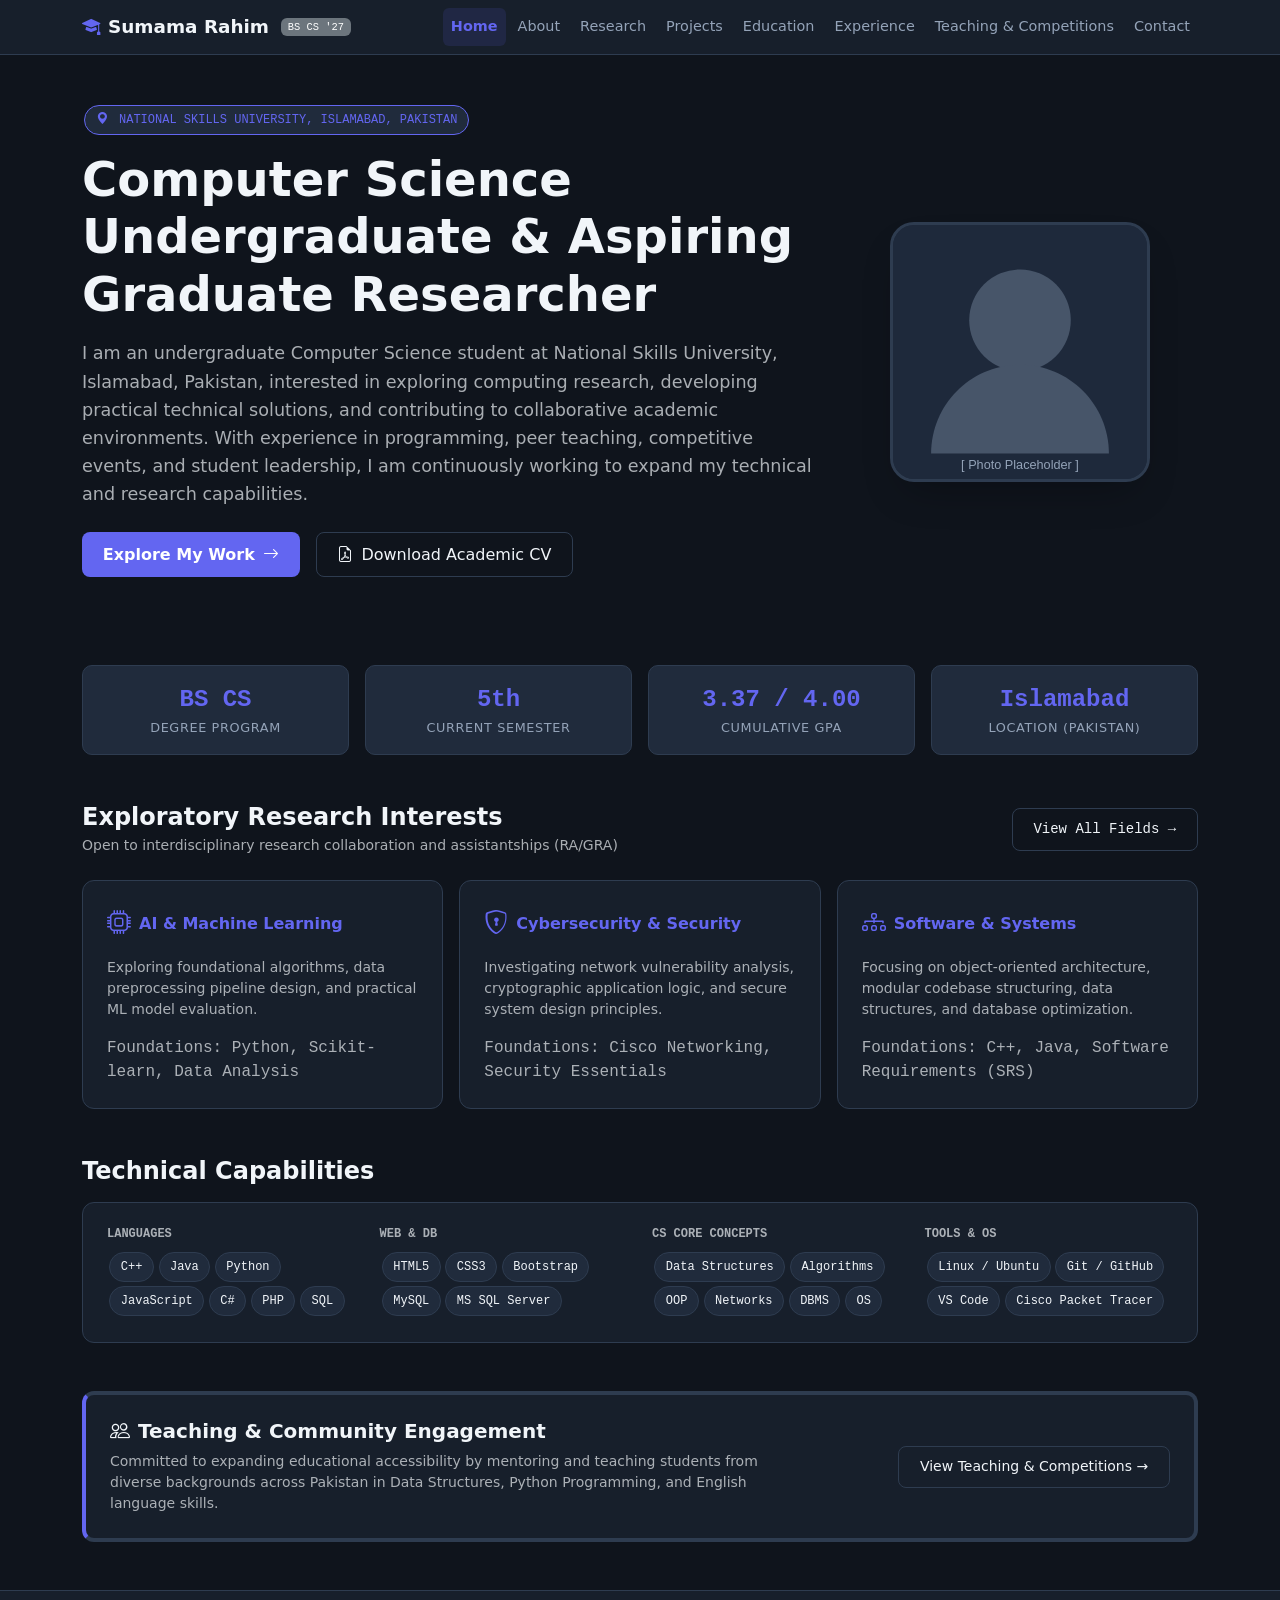
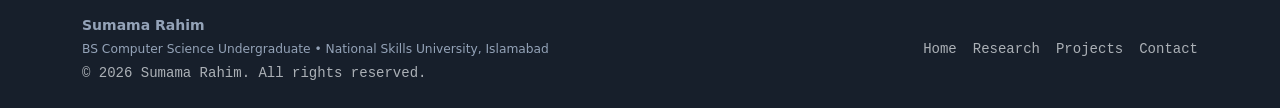
<file: index.html>
<!DOCTYPE html>
<html lang="en" data-bs-theme="dark">
<head>
  <meta charset="UTF-8">
  <meta name="viewport" content="width=device-width, initial-scale=1.0">
  <title>Sumama Rahim | Academic & Research Portfolio</title>
  <meta name="description" content="Academic & Research Portfolio of Sumama Rahim, BS Computer Science Undergraduate at National Skills University, Islamabad. Aspiring Researcher in AI/ML, Software Engineering, Systems & Cybersecurity.">
  <link href="https://cdn.jsdelivr.net/npm/bootstrap@5.3.3/dist/css/bootstrap.min.css" rel="stylesheet">
  <link href="https://cdn.jsdelivr.net/npm/bootstrap-icons@1.11.3/font/bootstrap-icons.min.css" rel="stylesheet">
  <link href="assets/css/style.css" rel="stylesheet">
</head>
<body>
  <nav class="navbar navbar-expand-lg academic-nav">
    <div class="container">
      <a class="navbar-brand d-flex align-items-center gap-2" href="index.html">
        <i class="bi bi-mortarboard-fill" style="color: var(--accent-primary);"></i>
        <span>Sumama Rahim</span>
        <span class="badge bg-secondary font-mono ms-1" style="font-size: 0.65rem; font-weight: 400;">BS CS '27</span>
      </a>
      <button class="navbar-toggler border-0" type="button" data-bs-toggle="collapse" data-bs-target="#academicNavContent" aria-controls="academicNavContent" aria-expanded="false" aria-label="Toggle navigation">
        <span class="navbar-toggler-icon"></span>
      </button>
      <div class="collapse navbar-collapse" id="academicNavContent">
        <ul class="navbar-nav ms-auto mb-2 mb-lg-0 gap-1">
          <li class="nav-item"><a class="nav-link active" href="index.html">Home</a></li>
          <li class="nav-item"><a class="nav-link" href="about.html">About</a></li>
          <li class="nav-item"><a class="nav-link" href="research.html">Research</a></li>
          <li class="nav-item"><a class="nav-link" href="projects.html">Projects</a></li>
          <li class="nav-item"><a class="nav-link" href="education.html">Education</a></li>
          <li class="nav-item"><a class="nav-link" href="experience.html">Experience</a></li>
          <li class="nav-item"><a class="nav-link" href="teaching-competitions.html">Teaching & Competitions</a></li>
          <li class="nav-item"><a class="nav-link" href="contact.html">Contact</a></li>
        </ul>
      </div>
    </div>
  </nav>

  <main class="flex-grow-1 py-4">
    <div class="container">
      <div class="row align-items-center py-4 gy-4">
        <div class="col-lg-8">
          <div class="badge-pill mb-3 text-uppercase font-mono" style="border-color: var(--accent-primary); color: var(--accent-primary);">
            <i class="bi bi-geo-alt-fill me-1"></i> National Skills University, Islamabad, Pakistan
          </div>
          <h1 class="display-5 fw-bold mb-3 tracking-tight">
            Computer Science Undergraduate & Aspiring Graduate Researcher
          </h1>
          <p class="lead text-muted mb-4" style="line-height: 1.6; font-size: 1.1rem;">
            I am an undergraduate Computer Science student at National Skills University, Islamabad, Pakistan, interested in exploring computing research, developing practical technical solutions, and contributing to collaborative academic environments. With experience in programming, peer teaching, competitive events, and student leadership, I am continuously working to expand my technical and research capabilities.
          </p>
          <div class="d-flex flex-wrap gap-3 mb-4">
            <a href="projects.html" class="btn btn-academic-primary d-inline-flex align-items-center gap-2">
              <span>Explore My Work</span>
              <i class="bi bi-arrow-right"></i>
            </a>
            <button class="btn btn-academic-secondary d-inline-flex align-items-center gap-2" onclick="alert('CV Download Triggered: Sumama_Rahim_Academic_CV.pdf placeholder.')">
              <i class="bi bi-file-earmark-pdf"></i>
              <span>Download Academic CV</span>
            </button>
          </div>
        </div>
        <div class="col-lg-4 text-center d-flex justify-content-center">
          <div class="hero-portrait-frame">
            <svg class="placeholder-svg-avatar" viewBox="0 0 200 200" fill="none" xmlns="http://www.w3.org/2000/svg">
              <rect width="200" height="200" fill="#1e293b"/>
              <circle cx="100" cy="75" r="40" fill="#475569"/>
              <path d="M30 180C30 141.34 61.34 110 100 110C138.66 110 170 141.34 170 180H30Z" fill="#475569"/>
              <text x="100" y="192" font-family="sans-serif" font-size="10" fill="#94a3b8" text-anchor="middle">[ Photo Placeholder ]</text>
            </svg>
          </div>
        </div>
      </div>

      <div class="row g-3 my-4">
        <div class="col-6 col-md-3"><div class="stat-box"><div class="stat-value font-mono">BS CS</div><div class="stat-label">Degree Program</div></div></div>
        <div class="col-6 col-md-3"><div class="stat-box"><div class="stat-value font-mono">5th</div><div class="stat-label">Current Semester</div></div></div>
        <div class="col-6 col-md-3"><div class="stat-box"><div class="stat-value font-mono">3.37 / 4.00</div><div class="stat-label">Cumulative GPA</div></div></div>
        <div class="col-6 col-md-3"><div class="stat-box"><div class="stat-value font-mono">Islamabad</div><div class="stat-label">Location (Pakistan)</div></div></div>
      </div>

      <div class="py-4">
        <div class="d-flex justify-content-between align-items-center mb-4">
          <div>
            <h2 class="h4 fw-bold mb-1">Exploratory Research Interests</h2>
            <p class="text-muted small mb-0">Open to interdisciplinary research collaboration and assistantships (RA/GRA)</p>
          </div>
          <a href="research.html" class="btn btn-sm btn-academic-secondary font-mono">View All Fields &rarr;</a>
        </div>
        <div class="row g-3">
          <div class="col-md-4">
            <div class="academic-card">
              <div class="d-flex align-items-center gap-2 mb-3" style="color: var(--accent-primary);">
                <i class="bi bi-cpu fs-4"></i>
                <h3 class="h6 fw-bold mb-0">AI & Machine Learning</h3>
              </div>
              <p class="small text-muted mb-3">Exploring foundational algorithms, data preprocessing pipeline design, and practical ML model evaluation.</p>
              <div class="font-mono text-xs text-muted">Foundations: Python, Scikit-learn, Data Analysis</div>
            </div>
          </div>
          <div class="col-md-4">
            <div class="academic-card">
              <div class="d-flex align-items-center gap-2 mb-3" style="color: var(--accent-primary);">
                <i class="bi bi-shield-lock fs-4"></i>
                <h3 class="h6 fw-bold mb-0">Cybersecurity & Security</h3>
              </div>
              <p class="small text-muted mb-3">Investigating network vulnerability analysis, cryptographic application logic, and secure system design principles.</p>
              <div class="font-mono text-xs text-muted">Foundations: Cisco Networking, Security Essentials</div>
            </div>
          </div>
          <div class="col-md-4">
            <div class="academic-card">
              <div class="d-flex align-items-center gap-2 mb-3" style="color: var(--accent-primary);">
                <i class="bi bi-diagram-3 fs-4"></i>
                <h3 class="h6 fw-bold mb-0">Software & Systems</h3>
              </div>
              <p class="small text-muted mb-3">Focusing on object-oriented architecture, modular codebase structuring, data structures, and database optimization.</p>
              <div class="font-mono text-xs text-muted">Foundations: C++, Java, Software Requirements (SRS)</div>
            </div>
          </div>
        </div>
      </div>

      <div class="py-4">
        <h2 class="h4 fw-bold mb-3">Technical Capabilities</h2>
        <div class="academic-card">
          <div class="row g-4">
            <div class="col-md-6 col-lg-3">
              <h3 class="h6 fw-bold text-uppercase font-mono text-muted mb-2" style="font-size:0.75rem;">Languages</h3>
              <div>
                <span class="badge-pill">C++</span><span class="badge-pill">Java</span><span class="badge-pill">Python</span><span class="badge-pill">JavaScript</span><span class="badge-pill">C#</span><span class="badge-pill">PHP</span><span class="badge-pill">SQL</span>
              </div>
            </div>
            <div class="col-md-6 col-lg-3">
              <h3 class="h6 fw-bold text-uppercase font-mono text-muted mb-2" style="font-size:0.75rem;">Web & DB</h3>
              <div>
                <span class="badge-pill">HTML5</span><span class="badge-pill">CSS3</span><span class="badge-pill">Bootstrap</span><span class="badge-pill">MySQL</span><span class="badge-pill">MS SQL Server</span>
              </div>
            </div>
            <div class="col-md-6 col-lg-3">
              <h3 class="h6 fw-bold text-uppercase font-mono text-muted mb-2" style="font-size:0.75rem;">CS Core Concepts</h3>
              <div>
                <span class="badge-pill">Data Structures</span><span class="badge-pill">Algorithms</span><span class="badge-pill">OOP</span><span class="badge-pill">Networks</span><span class="badge-pill">DBMS</span><span class="badge-pill">OS</span>
              </div>
            </div>
            <div class="col-md-6 col-lg-3">
              <h3 class="h6 fw-bold text-uppercase font-mono text-muted mb-2" style="font-size:0.75rem;">Tools & OS</h3>
              <div>
                <span class="badge-pill">Linux / Ubuntu</span><span class="badge-pill">Git / GitHub</span><span class="badge-pill">VS Code</span><span class="badge-pill">Cisco Packet Tracer</span>
              </div>
            </div>
          </div>
        </div>
      </div>

      <div class="py-4">
        <div class="academic-card border-start border-4" style="border-left-color: var(--accent-primary) !important;">
          <div class="row align-items-center g-3">
            <div class="col-md-8">
              <h2 class="h5 fw-bold mb-2"><i class="bi bi-people me-2"></i>Teaching & Community Engagement</h2>
              <p class="small text-muted mb-0">Committed to expanding educational accessibility by mentoring and teaching students from diverse backgrounds across Pakistan in Data Structures, Python Programming, and English language skills.</p>
            </div>
            <div class="col-md-4 text-md-end">
              <a href="teaching-competitions.html" class="btn btn-academic-secondary btn-sm">View Teaching & Competitions &rarr;</a>
            </div>
          </div>
        </div>
      </div>
    </div>
  </main>

  <footer class="academic-footer py-4">
    <div class="container">
      <div class="row align-items-center gy-3">
        <div class="col-md-6 text-center text-md-start">
          <div class="fw-bold text-main mb-1">Sumama Rahim</div>
          <div class="small">BS Computer Science Undergraduate &bull; National Skills University, Islamabad</div>
          <div class="text-xs text-muted mt-1 font-mono">&copy; 2026 Sumama Rahim. All rights reserved.</div>
        </div>
        <div class="col-md-6 text-center text-md-end">
          <div class="d-flex justify-content-center justify-content-md-end gap-3 font-mono text-xs">
            <a href="index.html" class="text-muted text-decoration-none">Home</a>
            <a href="research.html" class="text-muted text-decoration-none">Research</a>
            <a href="projects.html" class="text-muted text-decoration-none">Projects</a>
            <a href="contact.html" class="text-muted text-decoration-none">Contact</a>
          </div>
        </div>
      </div>
    </div>
  </footer>
  <script src="https://cdn.jsdelivr.net/npm/bootstrap@5.3.3/dist/js/bootstrap.bundle.min.js"></script>
  <script src="assets/js/main.js"></script>
</body>
</html>
</file>
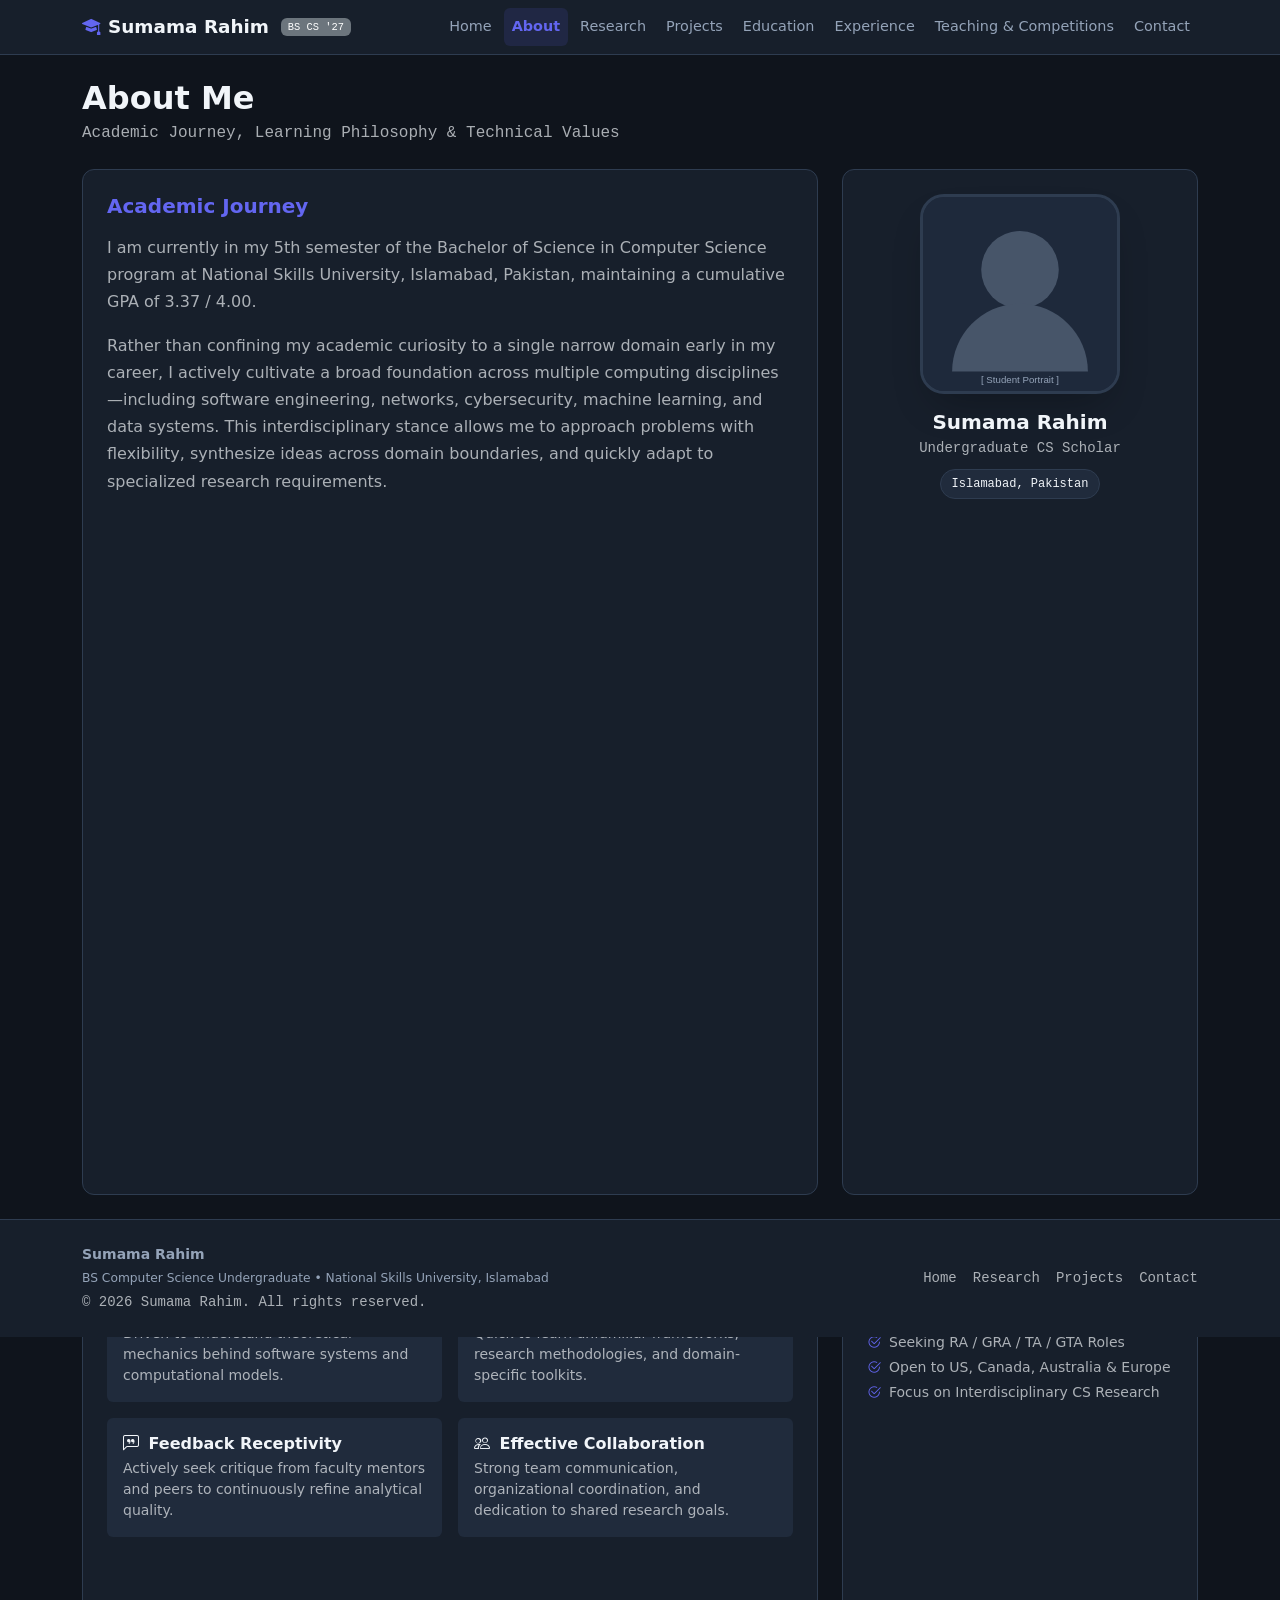
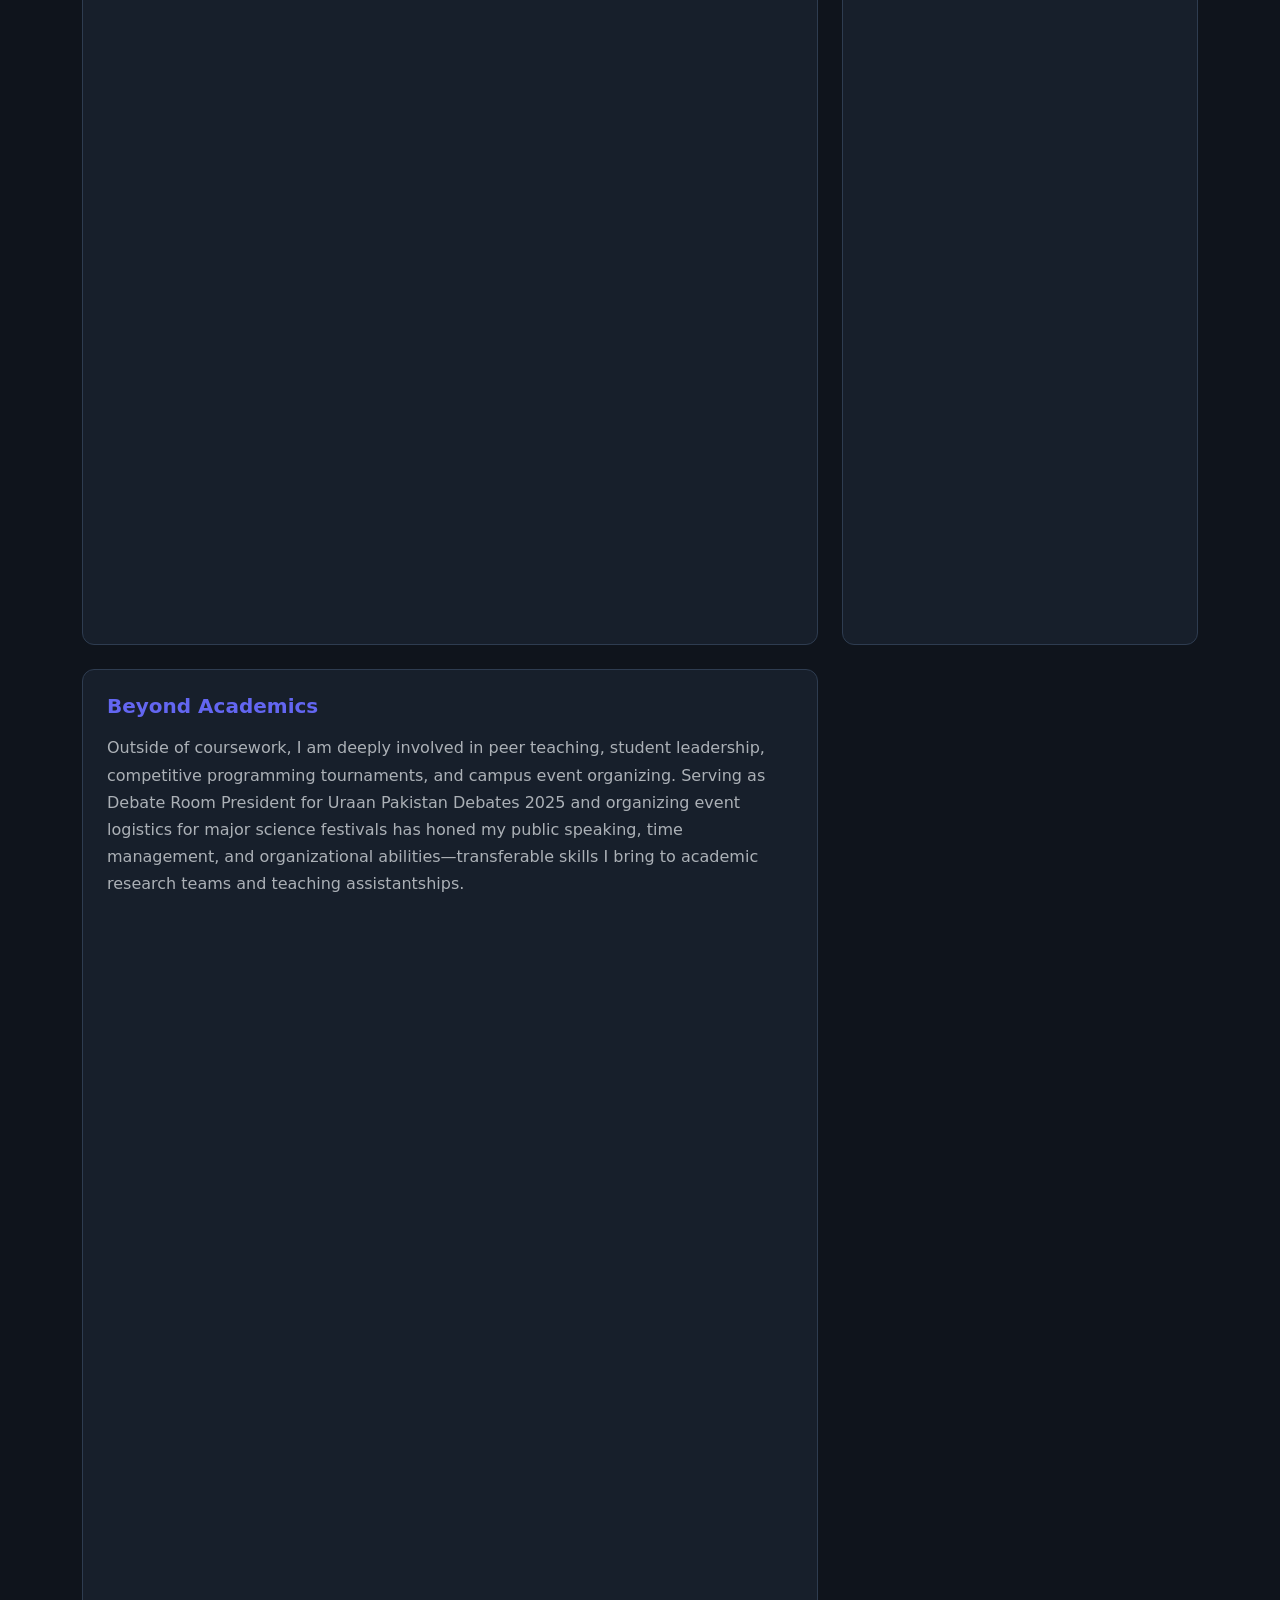
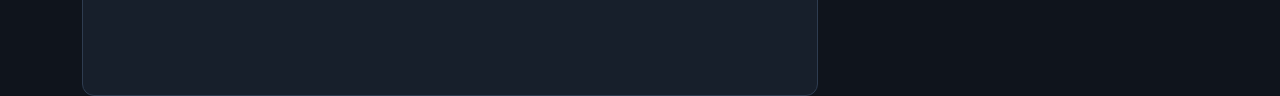
<file: about.html>
<!DOCTYPE html>
<html lang="en" data-bs-theme="dark">
<head>
  <meta charset="UTF-8">
  <meta name="viewport" content="width=device-width, initial-scale=1.0">
  <title>About Me | Sumama Rahim</title>
  <link href="https://cdn.jsdelivr.net/npm/bootstrap@5.3.3/dist/css/bootstrap.min.css" rel="stylesheet">
  <link href="https://cdn.jsdelivr.net/npm/bootstrap-icons@1.11.3/font/bootstrap-icons.min.css" rel="stylesheet">
  <link href="assets/css/style.css" rel="stylesheet">
</head>
<body>
  <nav class="navbar navbar-expand-lg academic-nav">
    <div class="container">
      <a class="navbar-brand d-flex align-items-center gap-2" href="index.html">
        <i class="bi bi-mortarboard-fill" style="color: var(--accent-primary);"></i>
        <span>Sumama Rahim</span>
        <span class="badge bg-secondary font-mono ms-1" style="font-size: 0.65rem; font-weight: 400;">BS CS '27</span>
      </a>
      <button class="navbar-toggler border-0" type="button" data-bs-toggle="collapse" data-bs-target="#academicNavContent" aria-controls="academicNavContent" aria-expanded="false" aria-label="Toggle navigation">
        <span class="navbar-toggler-icon"></span>
      </button>
      <div class="collapse navbar-collapse" id="academicNavContent">
        <ul class="navbar-nav ms-auto mb-2 mb-lg-0 gap-1">
          <li class="nav-item"><a class="nav-link" href="index.html">Home</a></li>
          <li class="nav-item"><a class="nav-link active" href="about.html">About</a></li>
          <li class="nav-item"><a class="nav-link" href="research.html">Research</a></li>
          <li class="nav-item"><a class="nav-link" href="projects.html">Projects</a></li>
          <li class="nav-item"><a class="nav-link" href="education.html">Education</a></li>
          <li class="nav-item"><a class="nav-link" href="experience.html">Experience</a></li>
          <li class="nav-item"><a class="nav-link" href="teaching-competitions.html">Teaching & Competitions</a></li>
          <li class="nav-item"><a class="nav-link" href="contact.html">Contact</a></li>
        </ul>
      </div>
    </div>
  </nav>

  <main class="flex-grow-1 py-4">
    <div class="container">
      <h1 class="h2 fw-bold mb-1">About Me</h1>
      <p class="text-muted mb-4 font-mono">Academic Journey, Learning Philosophy & Technical Values</p>

      <div class="row gy-4">
        <div class="col-lg-8">
          <div class="academic-card mb-4">
            <h2 class="h5 fw-bold mb-3" style="color: var(--accent-primary);">Academic Journey</h2>
            <p class="text-muted" style="line-height:1.7;">
              I am currently in my 5th semester of the Bachelor of Science in Computer Science program at National Skills University, Islamabad, Pakistan, maintaining a cumulative GPA of 3.37 / 4.00.
            </p>
            <p class="text-muted" style="line-height:1.7;">
              Rather than confining my academic curiosity to a single narrow domain early in my career, I actively cultivate a broad foundation across multiple computing disciplines—including software engineering, networks, cybersecurity, machine learning, and data systems. This interdisciplinary stance allows me to approach problems with flexibility, synthesize ideas across domain boundaries, and quickly adapt to specialized research requirements.
            </p>
          </div>

          <div class="academic-card mb-4">
            <h2 class="h5 fw-bold mb-3" style="color: var(--accent-primary);">My Approach to Learning & Academic Work</h2>
            <div class="row g-3">
              <div class="col-sm-6">
                <div class="p-3 rounded" style="background: var(--bg-surface-elevated);">
                  <h3 class="h6 fw-bold mb-1"><i class="bi bi-lightbulb me-1"></i> Intellectual Curiosity</h3>
                  <p class="small text-muted mb-0">Driven to understand theoretical mechanics behind software systems and computational models.</p>
                </div>
              </div>
              <div class="col-sm-6">
                <div class="p-3 rounded" style="background: var(--bg-surface-elevated);">
                  <h3 class="h6 fw-bold mb-1"><i class="bi bi-arrow-repeat me-1"></i> Adaptability & Rigor</h3>
                  <p class="small text-muted mb-0">Quick to learn unfamiliar frameworks, research methodologies, and domain-specific toolkits.</p>
                </div>
              </div>
              <div class="col-sm-6">
                <div class="p-3 rounded" style="background: var(--bg-surface-elevated);">
                  <h3 class="h6 fw-bold mb-1"><i class="bi bi-chat-left-quote me-1"></i> Feedback Receptivity</h3>
                  <p class="small text-muted mb-0">Actively seek critique from faculty mentors and peers to continuously refine analytical quality.</p>
                </div>
              </div>
              <div class="col-sm-6">
                <div class="p-3 rounded" style="background: var(--bg-surface-elevated);">
                  <h3 class="h6 fw-bold mb-1"><i class="bi bi-people me-1"></i> Effective Collaboration</h3>
                  <p class="small text-muted mb-0">Strong team communication, organizational coordination, and dedication to shared research goals.</p>
                </div>
              </div>
            </div>
          </div>

          <div class="academic-card">
            <h2 class="h5 fw-bold mb-3" style="color: var(--accent-primary);">Beyond Academics</h2>
            <p class="text-muted" style="line-height:1.7;">
              Outside of coursework, I am deeply involved in peer teaching, student leadership, competitive programming tournaments, and campus event organizing. Serving as Debate Room President for Uraan Pakistan Debates 2025 and organizing event logistics for major science festivals has honed my public speaking, time management, and organizational abilities—transferable skills I bring to academic research teams and teaching assistantships.
            </p>
          </div>
        </div>

        <div class="col-lg-4">
          <div class="academic-card mb-4 text-center">
            <div class="hero-portrait-frame mx-auto mb-3" style="width: 200px; height: 200px;">
              <svg class="placeholder-svg-avatar" viewBox="0 0 200 200" fill="none" xmlns="http://www.w3.org/2000/svg">
                <rect width="200" height="200" fill="#1e293b"/>
                <circle cx="100" cy="75" r="40" fill="#475569"/>
                <path d="M30 180C30 141.34 61.34 110 100 110C138.66 110 170 141.34 170 180H30Z" fill="#475569"/>
                <text x="100" y="192" font-family="sans-serif" font-size="10" fill="#94a3b8" text-anchor="middle">[ Student Portrait ]</text>
              </svg>
            </div>
            <h2 class="h5 fw-bold mb-1">Sumama Rahim</h2>
            <p class="small text-muted mb-2 font-mono">Undergraduate CS Scholar</p>
            <div class="badge-pill mb-2">Islamabad, Pakistan</div>
          </div>

          <div class="academic-card">
            <h2 class="h6 fw-bold mb-3 text-uppercase font-mono text-muted">Graduate Objectives</h2>
            <ul class="list-unstyled small text-muted mb-0" style="line-height: 1.8;">
              <li><i class="bi bi-check2-circle me-2" style="color: var(--accent-primary);"></i>Targeting Direct PhD & Master's Programs</li>
              <li><i class="bi bi-check2-circle me-2" style="color: var(--accent-primary);"></i>Seeking RA / GRA / TA / GTA Roles</li>
              <li><i class="bi bi-check2-circle me-2" style="color: var(--accent-primary);"></i>Open to US, Canada, Australia & Europe</li>
              <li><i class="bi bi-check2-circle me-2" style="color: var(--accent-primary);"></i>Focus on Interdisciplinary CS Research</li>
            </ul>
          </div>
        </div>
      </div>
    </div>
  </main>

  <footer class="academic-footer py-4">
    <div class="container">
      <div class="row align-items-center gy-3">
        <div class="col-md-6 text-center text-md-start">
          <div class="fw-bold text-main mb-1">Sumama Rahim</div>
          <div class="small">BS Computer Science Undergraduate &bull; National Skills University, Islamabad</div>
          <div class="text-xs text-muted mt-1 font-mono">&copy; 2026 Sumama Rahim. All rights reserved.</div>
        </div>
        <div class="col-md-6 text-center text-md-end">
          <div class="d-flex justify-content-center justify-content-md-end gap-3 font-mono text-xs">
            <a href="index.html" class="text-muted text-decoration-none">Home</a>
            <a href="research.html" class="text-muted text-decoration-none">Research</a>
            <a href="projects.html" class="text-muted text-decoration-none">Projects</a>
            <a href="contact.html" class="text-muted text-decoration-none">Contact</a>
          </div>
        </div>
      </div>
    </div>
  </footer>
  <script src="https://cdn.jsdelivr.net/npm/bootstrap@5.3.3/dist/js/bootstrap.bundle.min.js"></script>
  <script src="assets/js/main.js"></script>
</body>
</html>
</file>
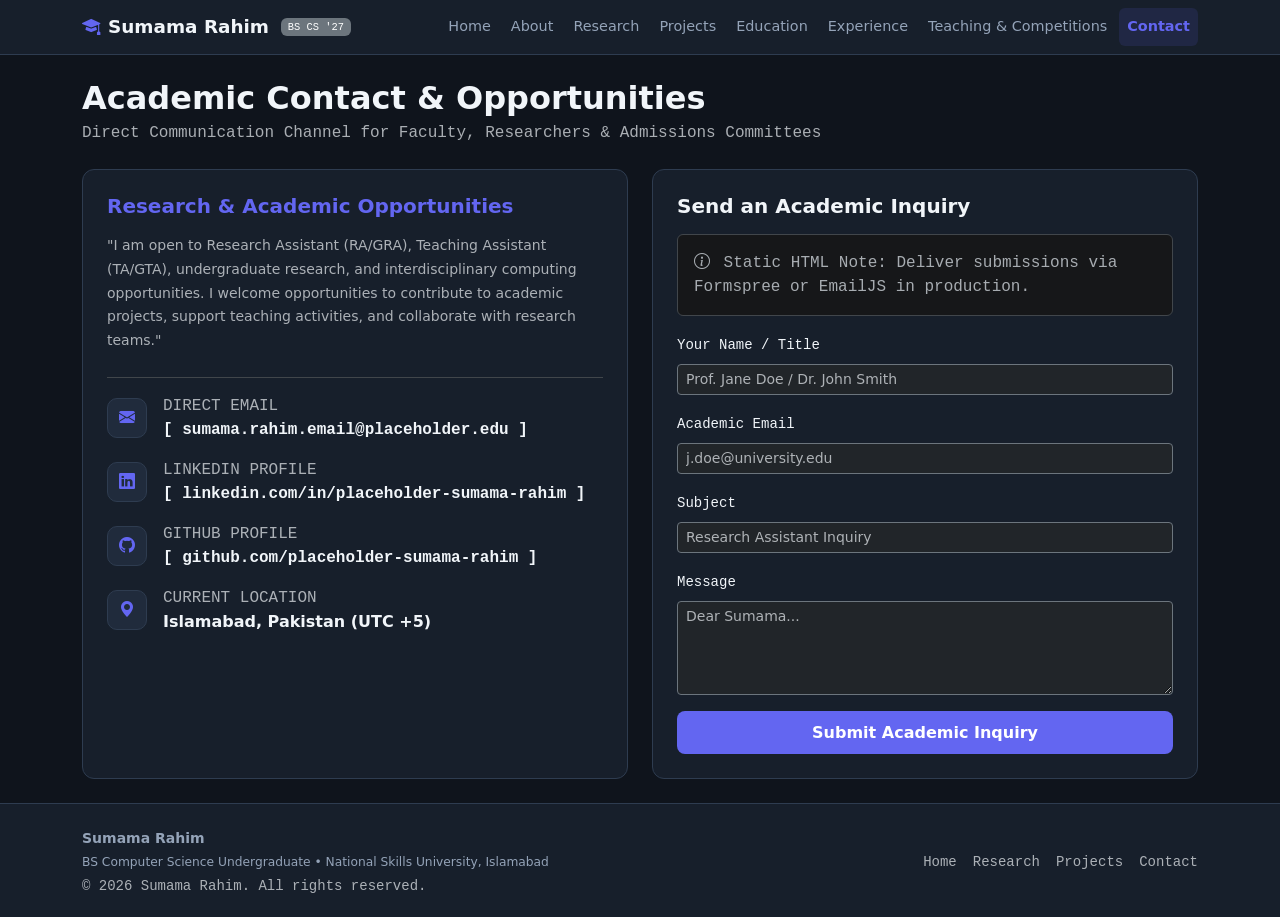
<file: contact.html>
<!DOCTYPE html>
<html lang="en" data-bs-theme="dark">
<head>
  <meta charset="UTF-8">
  <meta name="viewport" content="width=device-width, initial-scale=1.0">
  <title>Contact & Opportunities | Sumama Rahim</title>
  <link href="https://cdn.jsdelivr.net/npm/bootstrap@5.3.3/dist/css/bootstrap.min.css" rel="stylesheet">
  <link href="https://cdn.jsdelivr.net/npm/bootstrap-icons@1.11.3/font/bootstrap-icons.min.css" rel="stylesheet">
  <link href="assets/css/style.css" rel="stylesheet">
</head>
<body>
  <nav class="navbar navbar-expand-lg academic-nav">
    <div class="container">
      <a class="navbar-brand d-flex align-items-center gap-2" href="index.html">
        <i class="bi bi-mortarboard-fill" style="color: var(--accent-primary);"></i>
        <span>Sumama Rahim</span>
        <span class="badge bg-secondary font-mono ms-1" style="font-size: 0.65rem; font-weight: 400;">BS CS '27</span>
      </a>
      <button class="navbar-toggler border-0" type="button" data-bs-toggle="collapse" data-bs-target="#academicNavContent" aria-controls="academicNavContent" aria-expanded="false" aria-label="Toggle navigation">
        <span class="navbar-toggler-icon"></span>
      </button>
      <div class="collapse navbar-collapse" id="academicNavContent">
        <ul class="navbar-nav ms-auto mb-2 mb-lg-0 gap-1">
          <li class="nav-item"><a class="nav-link" href="index.html">Home</a></li>
          <li class="nav-item"><a class="nav-link" href="about.html">About</a></li>
          <li class="nav-item"><a class="nav-link" href="research.html">Research</a></li>
          <li class="nav-item"><a class="nav-link" href="projects.html">Projects</a></li>
          <li class="nav-item"><a class="nav-link" href="education.html">Education</a></li>
          <li class="nav-item"><a class="nav-link" href="experience.html">Experience</a></li>
          <li class="nav-item"><a class="nav-link" href="teaching-competitions.html">Teaching & Competitions</a></li>
          <li class="nav-item"><a class="nav-link active" href="contact.html">Contact</a></li>
        </ul>
      </div>
    </div>
  </nav>

  <main class="flex-grow-1 py-4">
    <div class="container">
      <h1 class="h2 fw-bold mb-1">Academic Contact & Opportunities</h1>
      <p class="text-muted mb-4 font-mono">Direct Communication Channel for Faculty, Researchers & Admissions Committees</p>

      <div class="row gy-4">
        <div class="col-lg-6">
          <div class="academic-card mb-4">
            <h2 class="h5 fw-bold mb-3" style="color: var(--accent-primary);">Research & Academic Opportunities</h2>
            <p class="text-muted small" style="line-height:1.7;">
              "I am open to Research Assistant (RA/GRA), Teaching Assistant (TA/GTA), undergraduate research, and interdisciplinary computing opportunities. I welcome opportunities to contribute to academic projects, support teaching activities, and collaborate with research teams."
            </p>
            
            <div class="mt-4 pt-3 border-top border-secondary-subtle">
              <div class="d-flex align-items-center gap-3 mb-3">
                <div class="stat-box p-2" style="width: 40px; height: 40px; display: flex; align-items: center; justify-content: center;">
                  <i class="bi bi-envelope-fill" style="color: var(--accent-primary);"></i>
                </div>
                <div>
                  <div class="font-mono text-xs text-muted text-uppercase">Direct Email</div>
                  <div class="fw-bold font-mono">[ sumama.rahim.email@placeholder.edu ]</div>
                </div>
              </div>

              <div class="d-flex align-items-center gap-3 mb-3">
                <div class="stat-box p-2" style="width: 40px; height: 40px; display: flex; align-items: center; justify-content: center;">
                  <i class="bi bi-linkedin" style="color: var(--accent-primary);"></i>
                </div>
                <div>
                  <div class="font-mono text-xs text-muted text-uppercase">LinkedIn Profile</div>
                  <div class="fw-bold font-mono">[ linkedin.com/in/placeholder-sumama-rahim ]</div>
                </div>
              </div>

              <div class="d-flex align-items-center gap-3 mb-3">
                <div class="stat-box p-2" style="width: 40px; height: 40px; display: flex; align-items: center; justify-content: center;">
                  <i class="bi bi-github" style="color: var(--accent-primary);"></i>
                </div>
                <div>
                  <div class="font-mono text-xs text-muted text-uppercase">GitHub Profile</div>
                  <div class="fw-bold font-mono">[ github.com/placeholder-sumama-rahim ]</div>
                </div>
              </div>

              <div class="d-flex align-items-center gap-3">
                <div class="stat-box p-2" style="width: 40px; height: 40px; display: flex; align-items: center; justify-content: center;">
                  <i class="bi bi-geo-alt-fill" style="color: var(--accent-primary);"></i>
                </div>
                <div>
                  <div class="font-mono text-xs text-muted text-uppercase">Current Location</div>
                  <div class="fw-bold">Islamabad, Pakistan (UTC +5)</div>
                </div>
              </div>
            </div>
          </div>
        </div>

        <div class="col-lg-6">
          <div class="academic-card">
            <h2 class="h5 fw-bold mb-3">Send an Academic Inquiry</h2>
            <div class="alert alert-secondary font-mono text-xs mb-3">
              <i class="bi bi-info-circle me-1"></i> Static HTML Note: Deliver submissions via Formspree or EmailJS in production.
            </div>
            <form id="contactForm" onsubmit="event.preventDefault(); document.getElementById('formSuccessMessage').classList.remove('d-none');">
              <div class="mb-3">
                <label class="form-label small font-mono">Your Name / Title</label>
                <input type="text" class="form-control form-control-sm bg-dark text-white border-secondary" placeholder="Prof. Jane Doe / Dr. John Smith" required>
              </div>
              <div class="mb-3">
                <label class="form-label small font-mono">Academic Email</label>
                <input type="email" class="form-control form-control-sm bg-dark text-white border-secondary" placeholder="j.doe@university.edu" required>
              </div>
              <div class="mb-3">
                <label class="form-label small font-mono">Subject</label>
                <input type="text" class="form-control form-control-sm bg-dark text-white border-secondary" placeholder="Research Assistant Inquiry" required>
              </div>
              <div class="mb-3">
                <label class="form-label small font-mono">Message</label>
                <textarea class="form-control form-control-sm bg-dark text-white border-secondary" rows="4" placeholder="Dear Sumama..." required></textarea>
              </div>
              <button type="submit" class="btn btn-academic-primary w-100">Submit Academic Inquiry</button>
            </form>
            <div id="formSuccessMessage" class="alert alert-success mt-3 d-none font-mono small">
              Thank you for your message! Simulated submission successful.
            </div>
          </div>
        </div>
      </div>
    </div>
  </main>

  <footer class="academic-footer py-4">
    <div class="container">
      <div class="row align-items-center gy-3">
        <div class="col-md-6 text-center text-md-start">
          <div class="fw-bold text-main mb-1">Sumama Rahim</div>
          <div class="small">BS Computer Science Undergraduate &bull; National Skills University, Islamabad</div>
          <div class="text-xs text-muted mt-1 font-mono">&copy; 2026 Sumama Rahim. All rights reserved.</div>
        </div>
        <div class="col-md-6 text-center text-md-end">
          <div class="d-flex justify-content-center justify-content-md-end gap-3 font-mono text-xs">
            <a href="index.html" class="text-muted text-decoration-none">Home</a>
            <a href="research.html" class="text-muted text-decoration-none">Research</a>
            <a href="projects.html" class="text-muted text-decoration-none">Projects</a>
            <a href="contact.html" class="text-muted text-decoration-none">Contact</a>
          </div>
        </div>
      </div>
    </div>
  </footer>
  <script src="https://cdn.jsdelivr.net/npm/bootstrap@5.3.3/dist/js/bootstrap.bundle.min.js"></script>
  <script src="assets/js/main.js"></script>
</body>
</html>
</file>
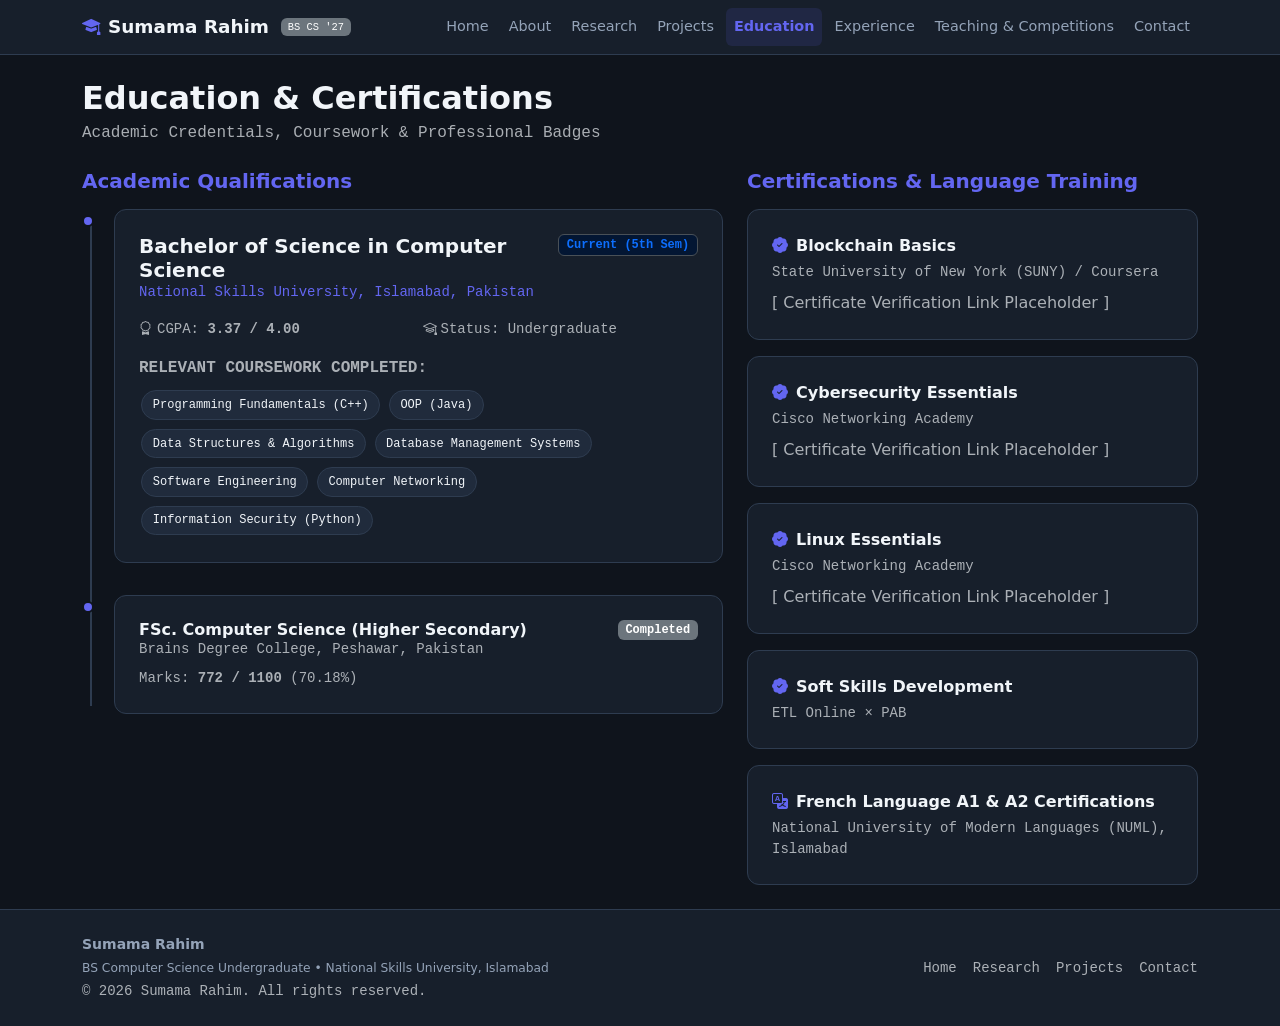
<file: education.html>
<!DOCTYPE html>
<html lang="en" data-bs-theme="dark">
<head>
  <meta charset="UTF-8">
  <meta name="viewport" content="width=device-width, initial-scale=1.0">
  <title>Education & Certifications | Sumama Rahim</title>
  <link href="https://cdn.jsdelivr.net/npm/bootstrap@5.3.3/dist/css/bootstrap.min.css" rel="stylesheet">
  <link href="https://cdn.jsdelivr.net/npm/bootstrap-icons@1.11.3/font/bootstrap-icons.min.css" rel="stylesheet">
  <link href="assets/css/style.css" rel="stylesheet">
</head>
<body>
  <nav class="navbar navbar-expand-lg academic-nav">
    <div class="container">
      <a class="navbar-brand d-flex align-items-center gap-2" href="index.html">
        <i class="bi bi-mortarboard-fill" style="color: var(--accent-primary);"></i>
        <span>Sumama Rahim</span>
        <span class="badge bg-secondary font-mono ms-1" style="font-size: 0.65rem; font-weight: 400;">BS CS '27</span>
      </a>
      <button class="navbar-toggler border-0" type="button" data-bs-toggle="collapse" data-bs-target="#academicNavContent" aria-controls="academicNavContent" aria-expanded="false" aria-label="Toggle navigation">
        <span class="navbar-toggler-icon"></span>
      </button>
      <div class="collapse navbar-collapse" id="academicNavContent">
        <ul class="navbar-nav ms-auto mb-2 mb-lg-0 gap-1">
          <li class="nav-item"><a class="nav-link" href="index.html">Home</a></li>
          <li class="nav-item"><a class="nav-link" href="about.html">About</a></li>
          <li class="nav-item"><a class="nav-link" href="research.html">Research</a></li>
          <li class="nav-item"><a class="nav-link" href="projects.html">Projects</a></li>
          <li class="nav-item"><a class="nav-link active" href="education.html">Education</a></li>
          <li class="nav-item"><a class="nav-link" href="experience.html">Experience</a></li>
          <li class="nav-item"><a class="nav-link" href="teaching-competitions.html">Teaching & Competitions</a></li>
          <li class="nav-item"><a class="nav-link" href="contact.html">Contact</a></li>
        </ul>
      </div>
    </div>
  </nav>

  <main class="flex-grow-1 py-4">
    <div class="container">
      <h1 class="h2 fw-bold mb-1">Education & Certifications</h1>
      <p class="text-muted mb-4 font-mono">Academic Credentials, Coursework & Professional Badges</p>

      <div class="row gy-4">
        <div class="col-lg-7">
          <h2 class="h5 fw-bold mb-3" style="color: var(--accent-primary);">Academic Qualifications</h2>
          <div class="timeline">
            <div class="timeline-item">
              <div class="academic-card">
                <div class="d-flex justify-content-between align-items-start mb-2">
                  <div>
                    <h3 class="h5 fw-bold mb-0">Bachelor of Science in Computer Science</h3>
                    <div class="font-mono small" style="color: var(--accent-primary);">National Skills University, Islamabad, Pakistan</div>
                  </div>
                  <span class="badge bg-primary-subtle text-primary border font-mono">Current (5th Sem)</span>
                </div>
                <div class="row g-2 my-2 font-mono small text-muted">
                  <div class="col-sm-6"><i class="bi bi-award me-1"></i>CGPA: <strong>3.37 / 4.00</strong></div>
                  <div class="col-sm-6"><i class="bi bi-mortarboard me-1"></i>Status: Undergraduate</div>
                </div>
                <div class="mt-3">
                  <div class="font-mono text-xs text-uppercase text-muted mb-2 fw-bold">Relevant Coursework Completed:</div>
                  <div class="d-flex flex-wrap gap-1">
                    <span class="badge-pill">Programming Fundamentals (C++)</span>
                    <span class="badge-pill">OOP (Java)</span>
                    <span class="badge-pill">Data Structures & Algorithms</span>
                    <span class="badge-pill">Database Management Systems</span>
                    <span class="badge-pill">Software Engineering</span>
                    <span class="badge-pill">Computer Networking</span>
                    <span class="badge-pill">Information Security (Python)</span>
                  </div>
                </div>
              </div>
            </div>

            <div class="timeline-item">
              <div class="academic-card">
                <div class="d-flex justify-content-between align-items-start mb-2">
                  <div>
                    <h3 class="h6 fw-bold mb-0">FSc. Computer Science (Higher Secondary)</h3>
                    <div class="text-muted font-mono small">Brains Degree College, Peshawar, Pakistan</div>
                  </div>
                  <span class="badge bg-secondary font-mono">Completed</span>
                </div>
                <div class="font-mono small text-muted">Marks: <strong>772 / 1100</strong> (70.18%)</div>
              </div>
            </div>
          </div>
        </div>

        <div class="col-lg-5">
          <h2 class="h5 fw-bold mb-3" style="color: var(--accent-primary);">Certifications & Language Training</h2>
          <div class="row g-3">
            <div class="col-12">
              <div class="academic-card">
                <div class="d-flex align-items-center gap-2 mb-1">
                  <i class="bi bi-patch-check-fill" style="color: var(--accent-primary);"></i>
                  <h3 class="h6 fw-bold mb-0">Blockchain Basics</h3>
                </div>
                <div class="small text-muted font-mono">State University of New York (SUNY) / Coursera</div>
                <div class="text-xs text-muted mt-2">[ Certificate Verification Link Placeholder ]</div>
              </div>
            </div>
            <div class="col-12">
              <div class="academic-card">
                <div class="d-flex align-items-center gap-2 mb-1">
                  <i class="bi bi-patch-check-fill" style="color: var(--accent-primary);"></i>
                  <h3 class="h6 fw-bold mb-0">Cybersecurity Essentials</h3>
                </div>
                <div class="small text-muted font-mono">Cisco Networking Academy</div>
                <div class="text-xs text-muted mt-2">[ Certificate Verification Link Placeholder ]</div>
              </div>
            </div>
            <div class="col-12">
              <div class="academic-card">
                <div class="d-flex align-items-center gap-2 mb-1">
                  <i class="bi bi-patch-check-fill" style="color: var(--accent-primary);"></i>
                  <h3 class="h6 fw-bold mb-0">Linux Essentials</h3>
                </div>
                <div class="small text-muted font-mono">Cisco Networking Academy</div>
                <div class="text-xs text-muted mt-2">[ Certificate Verification Link Placeholder ]</div>
              </div>
            </div>
            <div class="col-12">
              <div class="academic-card">
                <div class="d-flex align-items-center gap-2 mb-1">
                  <i class="bi bi-patch-check-fill" style="color: var(--accent-primary);"></i>
                  <h3 class="h6 fw-bold mb-0">Soft Skills Development</h3>
                </div>
                <div class="small text-muted font-mono">ETL Online &times; PAB</div>
              </div>
            </div>
            <div class="col-12">
              <div class="academic-card">
                <div class="d-flex align-items-center gap-2 mb-1">
                  <i class="bi bi-translate" style="color: var(--accent-primary);"></i>
                  <h3 class="h6 fw-bold mb-0">French Language A1 & A2 Certifications</h3>
                </div>
                <div class="small text-muted font-mono">National University of Modern Languages (NUML), Islamabad</div>
              </div>
            </div>
          </div>
        </div>
      </div>
    </div>
  </main>

  <footer class="academic-footer py-4">
    <div class="container">
      <div class="row align-items-center gy-3">
        <div class="col-md-6 text-center text-md-start">
          <div class="fw-bold text-main mb-1">Sumama Rahim</div>
          <div class="small">BS Computer Science Undergraduate &bull; National Skills University, Islamabad</div>
          <div class="text-xs text-muted mt-1 font-mono">&copy; 2026 Sumama Rahim. All rights reserved.</div>
        </div>
        <div class="col-md-6 text-center text-md-end">
          <div class="d-flex justify-content-center justify-content-md-end gap-3 font-mono text-xs">
            <a href="index.html" class="text-muted text-decoration-none">Home</a>
            <a href="research.html" class="text-muted text-decoration-none">Research</a>
            <a href="projects.html" class="text-muted text-decoration-none">Projects</a>
            <a href="contact.html" class="text-muted text-decoration-none">Contact</a>
          </div>
        </div>
      </div>
    </div>
  </footer>
  <script src="https://cdn.jsdelivr.net/npm/bootstrap@5.3.3/dist/js/bootstrap.bundle.min.js"></script>
  <script src="assets/js/main.js"></script>
</body>
</html>
</file>
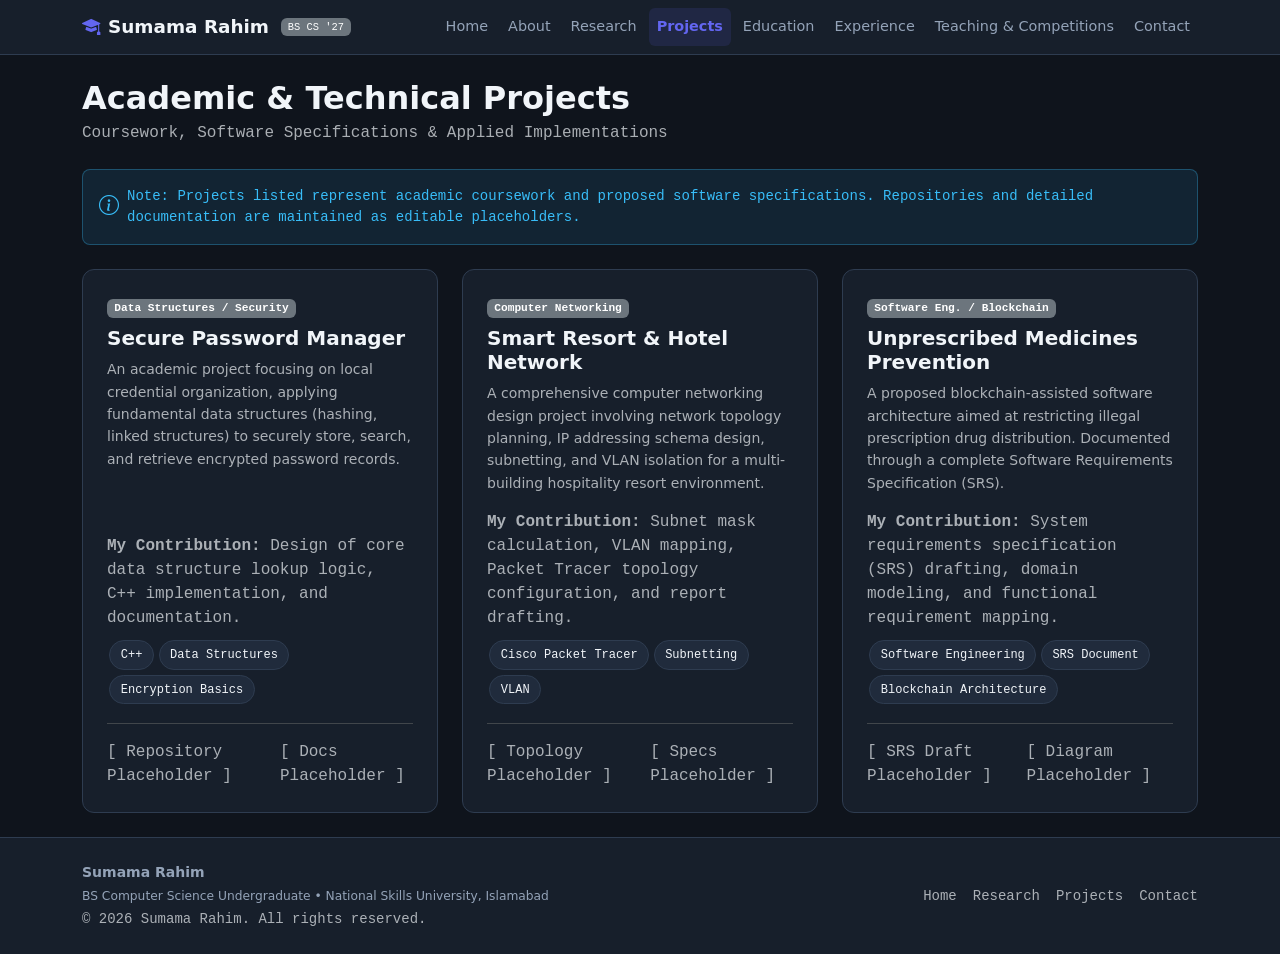
<file: projects.html>
<!DOCTYPE html>
<html lang="en" data-bs-theme="dark">
<head>
  <meta charset="UTF-8">
  <meta name="viewport" content="width=device-width, initial-scale=1.0">
  <title>Projects | Sumama Rahim</title>
  <link href="https://cdn.jsdelivr.net/npm/bootstrap@5.3.3/dist/css/bootstrap.min.css" rel="stylesheet">
  <link href="https://cdn.jsdelivr.net/npm/bootstrap-icons@1.11.3/font/bootstrap-icons.min.css" rel="stylesheet">
  <link href="assets/css/style.css" rel="stylesheet">
</head>
<body>
  <nav class="navbar navbar-expand-lg academic-nav">
    <div class="container">
      <a class="navbar-brand d-flex align-items-center gap-2" href="index.html">
        <i class="bi bi-mortarboard-fill" style="color: var(--accent-primary);"></i>
        <span>Sumama Rahim</span>
        <span class="badge bg-secondary font-mono ms-1" style="font-size: 0.65rem; font-weight: 400;">BS CS '27</span>
      </a>
      <button class="navbar-toggler border-0" type="button" data-bs-toggle="collapse" data-bs-target="#academicNavContent" aria-controls="academicNavContent" aria-expanded="false" aria-label="Toggle navigation">
        <span class="navbar-toggler-icon"></span>
      </button>
      <div class="collapse navbar-collapse" id="academicNavContent">
        <ul class="navbar-nav ms-auto mb-2 mb-lg-0 gap-1">
          <li class="nav-item"><a class="nav-link" href="index.html">Home</a></li>
          <li class="nav-item"><a class="nav-link" href="about.html">About</a></li>
          <li class="nav-item"><a class="nav-link" href="research.html">Research</a></li>
          <li class="nav-item"><a class="nav-link active" href="projects.html">Projects</a></li>
          <li class="nav-item"><a class="nav-link" href="education.html">Education</a></li>
          <li class="nav-item"><a class="nav-link" href="experience.html">Experience</a></li>
          <li class="nav-item"><a class="nav-link" href="teaching-competitions.html">Teaching & Competitions</a></li>
          <li class="nav-item"><a class="nav-link" href="contact.html">Contact</a></li>
        </ul>
      </div>
    </div>
  </nav>

  <main class="flex-grow-1 py-4">
    <div class="container">
      <h1 class="h2 fw-bold mb-1">Academic & Technical Projects</h1>
      <p class="text-muted mb-4 font-mono">Coursework, Software Specifications & Applied Implementations</p>

      <div class="alert alert-info border-0 rounded-3 mb-4 font-mono small d-flex align-items-center gap-2" style="background-color: rgba(56, 189, 248, 0.1); color: var(--accent-blue); border: 1px solid rgba(56, 189, 248, 0.3) !important;">
        <i class="bi bi-info-circle fs-5"></i>
        <span>Note: Projects listed represent academic coursework and proposed software specifications. Repositories and detailed documentation are maintained as editable placeholders.</span>
      </div>

      <div class="row g-4">
        <div class="col-lg-4">
          <div class="academic-card d-flex flex-column">
            <div class="mb-2"><span class="badge bg-secondary font-mono" style="font-size:0.7rem;">Data Structures / Security</span></div>
            <h2 class="h5 fw-bold mb-2">Secure Password Manager</h2>
            <p class="small text-muted mb-3 flex-grow-1" style="line-height: 1.6;">
              An academic project focusing on local credential organization, applying fundamental data structures (hashing, linked structures) to securely store, search, and retrieve encrypted password records.
            </p>
            <div class="mb-3">
              <div class="font-mono text-xs text-muted mb-1"><strong>My Contribution:</strong> Design of core data structure lookup logic, C++ implementation, and documentation.</div>
              <div class="mt-2"><span class="badge-pill">C++</span><span class="badge-pill">Data Structures</span><span class="badge-pill">Encryption Basics</span></div>
            </div>
            <div class="pt-3 border-top border-secondary-subtle d-flex justify-content-between text-muted font-mono text-xs">
              <span>[ Repository Placeholder ]</span><span>[ Docs Placeholder ]</span>
            </div>
          </div>
        </div>

        <div class="col-lg-4">
          <div class="academic-card d-flex flex-column">
            <div class="mb-2"><span class="badge bg-secondary font-mono" style="font-size:0.7rem;">Computer Networking</span></div>
            <h2 class="h5 fw-bold mb-2">Smart Resort & Hotel Network</h2>
            <p class="small text-muted mb-3 flex-grow-1" style="line-height: 1.6;">
              A comprehensive computer networking design project involving network topology planning, IP addressing schema design, subnetting, and VLAN isolation for a multi-building hospitality resort environment.
            </p>
            <div class="mb-3">
              <div class="font-mono text-xs text-muted mb-1"><strong>My Contribution:</strong> Subnet mask calculation, VLAN mapping, Packet Tracer topology configuration, and report drafting.</div>
              <div class="mt-2"><span class="badge-pill">Cisco Packet Tracer</span><span class="badge-pill">Subnetting</span><span class="badge-pill">VLAN</span></div>
            </div>
            <div class="pt-3 border-top border-secondary-subtle d-flex justify-content-between text-muted font-mono text-xs">
              <span>[ Topology Placeholder ]</span><span>[ Specs Placeholder ]</span>
            </div>
          </div>
        </div>

        <div class="col-lg-4">
          <div class="academic-card d-flex flex-column">
            <div class="mb-2"><span class="badge bg-secondary font-mono" style="font-size:0.7rem;">Software Eng. / Blockchain</span></div>
            <h2 class="h5 fw-bold mb-2">Unprescribed Medicines Prevention</h2>
            <p class="small text-muted mb-3 flex-grow-1" style="line-height: 1.6;">
              A proposed blockchain-assisted software architecture aimed at restricting illegal prescription drug distribution. Documented through a complete Software Requirements Specification (SRS).
            </p>
            <div class="mb-3">
              <div class="font-mono text-xs text-muted mb-1"><strong>My Contribution:</strong> System requirements specification (SRS) drafting, domain modeling, and functional requirement mapping.</div>
              <div class="mt-2"><span class="badge-pill">Software Engineering</span><span class="badge-pill">SRS Document</span><span class="badge-pill">Blockchain Architecture</span></div>
            </div>
            <div class="pt-3 border-top border-secondary-subtle d-flex justify-content-between text-muted font-mono text-xs">
              <span>[ SRS Draft Placeholder ]</span><span>[ Diagram Placeholder ]</span>
            </div>
          </div>
        </div>
      </div>
    </div>
  </main>

  <footer class="academic-footer py-4">
    <div class="container">
      <div class="row align-items-center gy-3">
        <div class="col-md-6 text-center text-md-start">
          <div class="fw-bold text-main mb-1">Sumama Rahim</div>
          <div class="small">BS Computer Science Undergraduate &bull; National Skills University, Islamabad</div>
          <div class="text-xs text-muted mt-1 font-mono">&copy; 2026 Sumama Rahim. All rights reserved.</div>
        </div>
        <div class="col-md-6 text-center text-md-end">
          <div class="d-flex justify-content-center justify-content-md-end gap-3 font-mono text-xs">
            <a href="index.html" class="text-muted text-decoration-none">Home</a>
            <a href="research.html" class="text-muted text-decoration-none">Research</a>
            <a href="projects.html" class="text-muted text-decoration-none">Projects</a>
            <a href="contact.html" class="text-muted text-decoration-none">Contact</a>
          </div>
        </div>
      </div>
    </div>
  </footer>
  <script src="https://cdn.jsdelivr.net/npm/bootstrap@5.3.3/dist/js/bootstrap.bundle.min.js"></script>
  <script src="assets/js/main.js"></script>
</body>
</html>
</file>
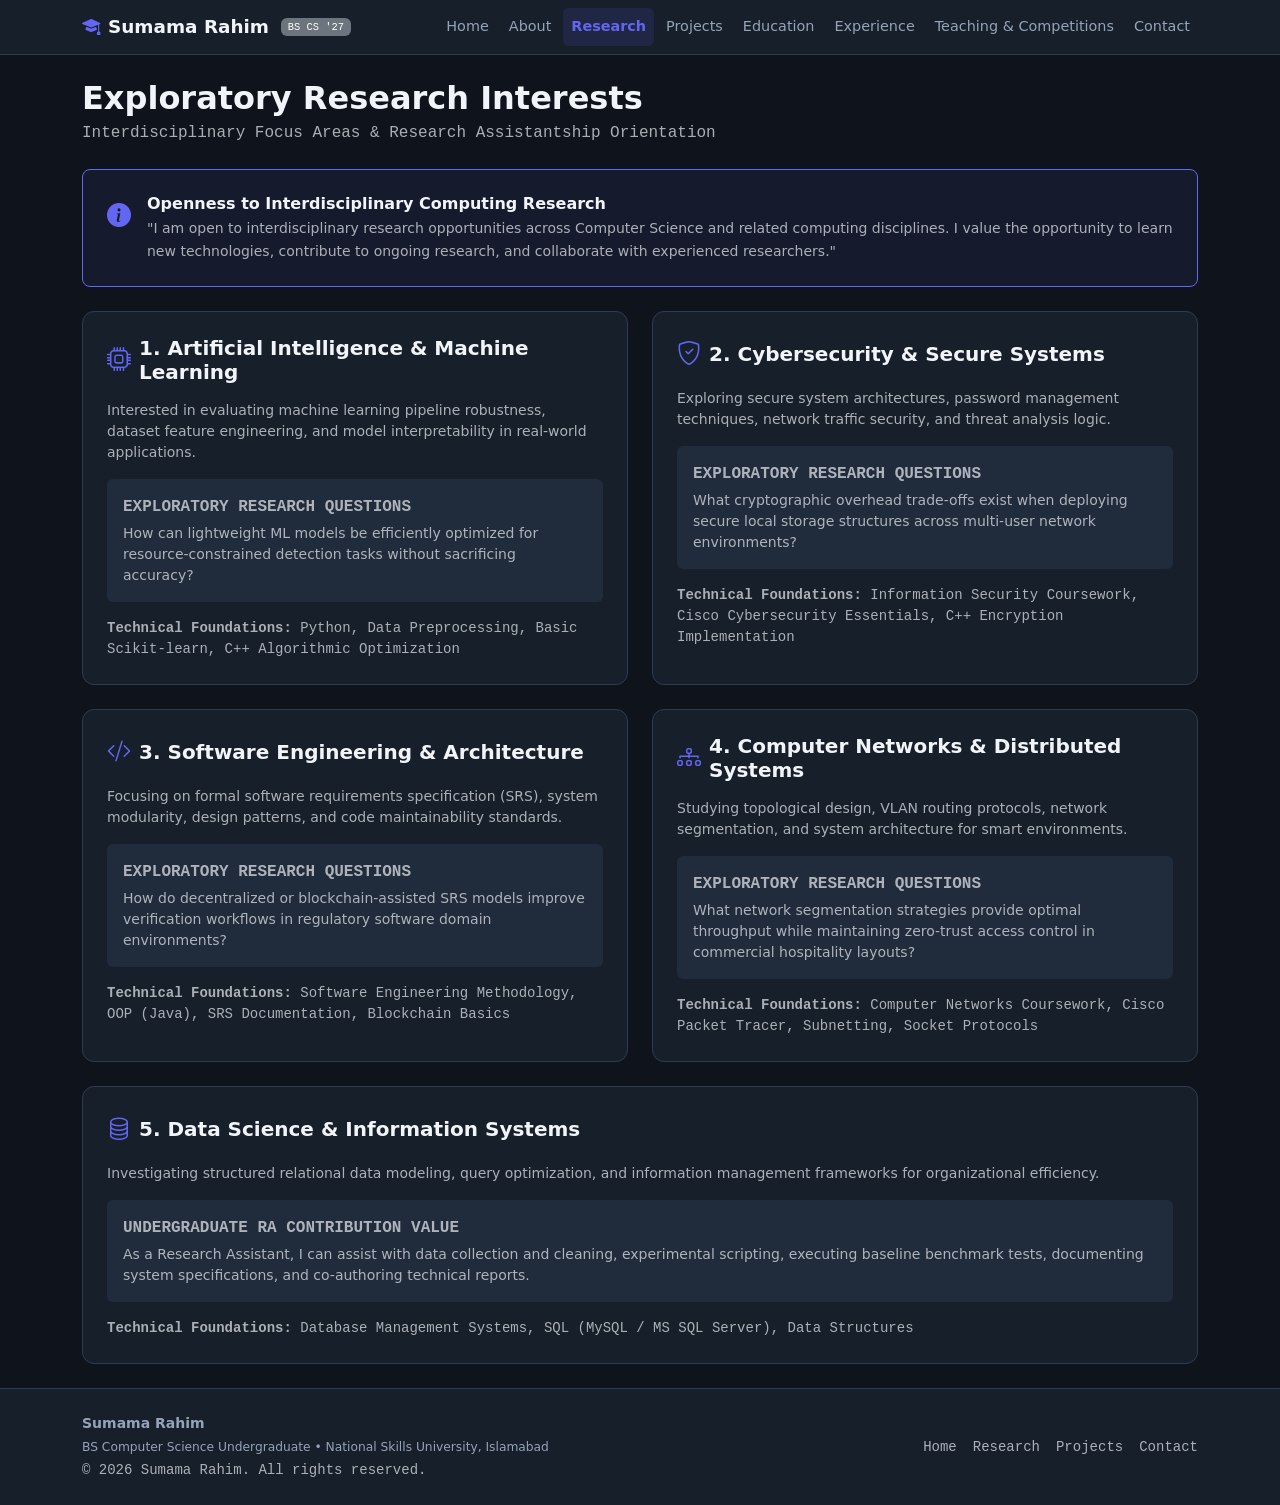
<file: research.html>
<!DOCTYPE html>
<html lang="en" data-bs-theme="dark">
<head>
  <meta charset="UTF-8">
  <meta name="viewport" content="width=device-width, initial-scale=1.0">
  <title>Research Interests | Sumama Rahim</title>
  <link href="https://cdn.jsdelivr.net/npm/bootstrap@5.3.3/dist/css/bootstrap.min.css" rel="stylesheet">
  <link href="https://cdn.jsdelivr.net/npm/bootstrap-icons@1.11.3/font/bootstrap-icons.min.css" rel="stylesheet">
  <link href="assets/css/style.css" rel="stylesheet">
</head>
<body>
  <nav class="navbar navbar-expand-lg academic-nav">
    <div class="container">
      <a class="navbar-brand d-flex align-items-center gap-2" href="index.html">
        <i class="bi bi-mortarboard-fill" style="color: var(--accent-primary);"></i>
        <span>Sumama Rahim</span>
        <span class="badge bg-secondary font-mono ms-1" style="font-size: 0.65rem; font-weight: 400;">BS CS '27</span>
      </a>
      <button class="navbar-toggler border-0" type="button" data-bs-toggle="collapse" data-bs-target="#academicNavContent" aria-controls="academicNavContent" aria-expanded="false" aria-label="Toggle navigation">
        <span class="navbar-toggler-icon"></span>
      </button>
      <div class="collapse navbar-collapse" id="academicNavContent">
        <ul class="navbar-nav ms-auto mb-2 mb-lg-0 gap-1">
          <li class="nav-item"><a class="nav-link" href="index.html">Home</a></li>
          <li class="nav-item"><a class="nav-link" href="about.html">About</a></li>
          <li class="nav-item"><a class="nav-link active" href="research.html">Research</a></li>
          <li class="nav-item"><a class="nav-link" href="projects.html">Projects</a></li>
          <li class="nav-item"><a class="nav-link" href="education.html">Education</a></li>
          <li class="nav-item"><a class="nav-link" href="experience.html">Experience</a></li>
          <li class="nav-item"><a class="nav-link" href="teaching-competitions.html">Teaching & Competitions</a></li>
          <li class="nav-item"><a class="nav-link" href="contact.html">Contact</a></li>
        </ul>
      </div>
    </div>
  </nav>

  <main class="flex-grow-1 py-4">
    <div class="container">
      <h1 class="h2 fw-bold mb-1">Exploratory Research Interests</h1>
      <p class="text-muted mb-4 font-mono">Interdisciplinary Focus Areas & Research Assistantship Orientation</p>

      <div class="p-4 rounded-3 mb-4" style="background-color: rgba(99, 102, 241, 0.08); border: 1px solid var(--accent-primary);">
        <div class="d-flex align-items-start gap-3">
          <i class="bi bi-info-circle-fill fs-4 mt-1" style="color: var(--accent-primary);"></i>
          <div>
            <h2 class="h6 fw-bold mb-1">Openness to Interdisciplinary Computing Research</h2>
            <p class="small mb-0 text-muted" style="line-height:1.6;">
              "I am open to interdisciplinary research opportunities across Computer Science and related computing disciplines. I value the opportunity to learn new technologies, contribute to ongoing research, and collaborate with experienced researchers."
            </p>
          </div>
        </div>
      </div>

      <div class="row g-4">
        <div class="col-lg-6">
          <div class="academic-card">
            <div class="d-flex align-items-center gap-2 mb-3">
              <i class="bi bi-cpu fs-4" style="color: var(--accent-primary);"></i>
              <h2 class="h5 fw-bold mb-0">1. Artificial Intelligence & Machine Learning</h2>
            </div>
            <p class="small text-muted mb-3">Interested in evaluating machine learning pipeline robustness, dataset feature engineering, and model interpretability in real-world applications.</p>
            <div class="p-3 rounded mb-3" style="background-color: var(--bg-surface-elevated);">
              <div class="font-mono text-xs text-uppercase text-muted mb-1 fw-bold">Exploratory Research Questions</div>
              <p class="small text-muted mb-0">How can lightweight ML models be efficiently optimized for resource-constrained detection tasks without sacrificing accuracy?</p>
            </div>
            <div class="small font-mono text-muted"><strong>Technical Foundations:</strong> Python, Data Preprocessing, Basic Scikit-learn, C++ Algorithmic Optimization</div>
          </div>
        </div>

        <div class="col-lg-6">
          <div class="academic-card">
            <div class="d-flex align-items-center gap-2 mb-3">
              <i class="bi bi-shield-check fs-4" style="color: var(--accent-primary);"></i>
              <h2 class="h5 fw-bold mb-0">2. Cybersecurity & Secure Systems</h2>
            </div>
            <p class="small text-muted mb-3">Exploring secure system architectures, password management techniques, network traffic security, and threat analysis logic.</p>
            <div class="p-3 rounded mb-3" style="background-color: var(--bg-surface-elevated);">
              <div class="font-mono text-xs text-uppercase text-muted mb-1 fw-bold">Exploratory Research Questions</div>
              <p class="small text-muted mb-0">What cryptographic overhead trade-offs exist when deploying secure local storage structures across multi-user network environments?</p>
            </div>
            <div class="small font-mono text-muted"><strong>Technical Foundations:</strong> Information Security Coursework, Cisco Cybersecurity Essentials, C++ Encryption Implementation</div>
          </div>
        </div>

        <div class="col-lg-6">
          <div class="academic-card">
            <div class="d-flex align-items-center gap-2 mb-3">
              <i class="bi bi-code-slash fs-4" style="color: var(--accent-primary);"></i>
              <h2 class="h5 fw-bold mb-0">3. Software Engineering & Architecture</h2>
            </div>
            <p class="small text-muted mb-3">Focusing on formal software requirements specification (SRS), system modularity, design patterns, and code maintainability standards.</p>
            <div class="p-3 rounded mb-3" style="background-color: var(--bg-surface-elevated);">
              <div class="font-mono text-xs text-uppercase text-muted mb-1 fw-bold">Exploratory Research Questions</div>
              <p class="small text-muted mb-0">How do decentralized or blockchain-assisted SRS models improve verification workflows in regulatory software domain environments?</p>
            </div>
            <div class="small font-mono text-muted"><strong>Technical Foundations:</strong> Software Engineering Methodology, OOP (Java), SRS Documentation, Blockchain Basics</div>
          </div>
        </div>

        <div class="col-lg-6">
          <div class="academic-card">
            <div class="d-flex align-items-center gap-2 mb-3">
              <i class="bi bi-diagram-3 fs-4" style="color: var(--accent-primary);"></i>
              <h2 class="h5 fw-bold mb-0">4. Computer Networks & Distributed Systems</h2>
            </div>
            <p class="small text-muted mb-3">Studying topological design, VLAN routing protocols, network segmentation, and system architecture for smart environments.</p>
            <div class="p-3 rounded mb-3" style="background-color: var(--bg-surface-elevated);">
              <div class="font-mono text-xs text-uppercase text-muted mb-1 fw-bold">Exploratory Research Questions</div>
              <p class="small text-muted mb-0">What network segmentation strategies provide optimal throughput while maintaining zero-trust access control in commercial hospitality layouts?</p>
            </div>
            <div class="small font-mono text-muted"><strong>Technical Foundations:</strong> Computer Networks Coursework, Cisco Packet Tracer, Subnetting, Socket Protocols</div>
          </div>
        </div>

        <div class="col-lg-12">
          <div class="academic-card">
            <div class="d-flex align-items-center gap-2 mb-3">
              <i class="bi bi-database fs-4" style="color: var(--accent-primary);"></i>
              <h2 class="h5 fw-bold mb-0">5. Data Science & Information Systems</h2>
            </div>
            <p class="small text-muted mb-3">Investigating structured relational data modeling, query optimization, and information management frameworks for organizational efficiency.</p>
            <div class="p-3 rounded mb-3" style="background-color: var(--bg-surface-elevated);">
              <div class="font-mono text-xs text-uppercase text-muted mb-1 fw-bold">Undergraduate RA Contribution Value</div>
              <p class="small text-muted mb-0">As a Research Assistant, I can assist with data collection and cleaning, experimental scripting, executing baseline benchmark tests, documenting system specifications, and co-authoring technical reports.</p>
            </div>
            <div class="small font-mono text-muted"><strong>Technical Foundations:</strong> Database Management Systems, SQL (MySQL / MS SQL Server), Data Structures</div>
          </div>
        </div>
      </div>
    </div>
  </main>

  <footer class="academic-footer py-4">
    <div class="container">
      <div class="row align-items-center gy-3">
        <div class="col-md-6 text-center text-md-start">
          <div class="fw-bold text-main mb-1">Sumama Rahim</div>
          <div class="small">BS Computer Science Undergraduate &bull; National Skills University, Islamabad</div>
          <div class="text-xs text-muted mt-1 font-mono">&copy; 2026 Sumama Rahim. All rights reserved.</div>
        </div>
        <div class="col-md-6 text-center text-md-end">
          <div class="d-flex justify-content-center justify-content-md-end gap-3 font-mono text-xs">
            <a href="index.html" class="text-muted text-decoration-none">Home</a>
            <a href="research.html" class="text-muted text-decoration-none">Research</a>
            <a href="projects.html" class="text-muted text-decoration-none">Projects</a>
            <a href="contact.html" class="text-muted text-decoration-none">Contact</a>
          </div>
        </div>
      </div>
    </div>
  </footer>
  <script src="https://cdn.jsdelivr.net/npm/bootstrap@5.3.3/dist/js/bootstrap.bundle.min.js"></script>
  <script src="assets/js/main.js"></script>
</body>
</html>
</file>
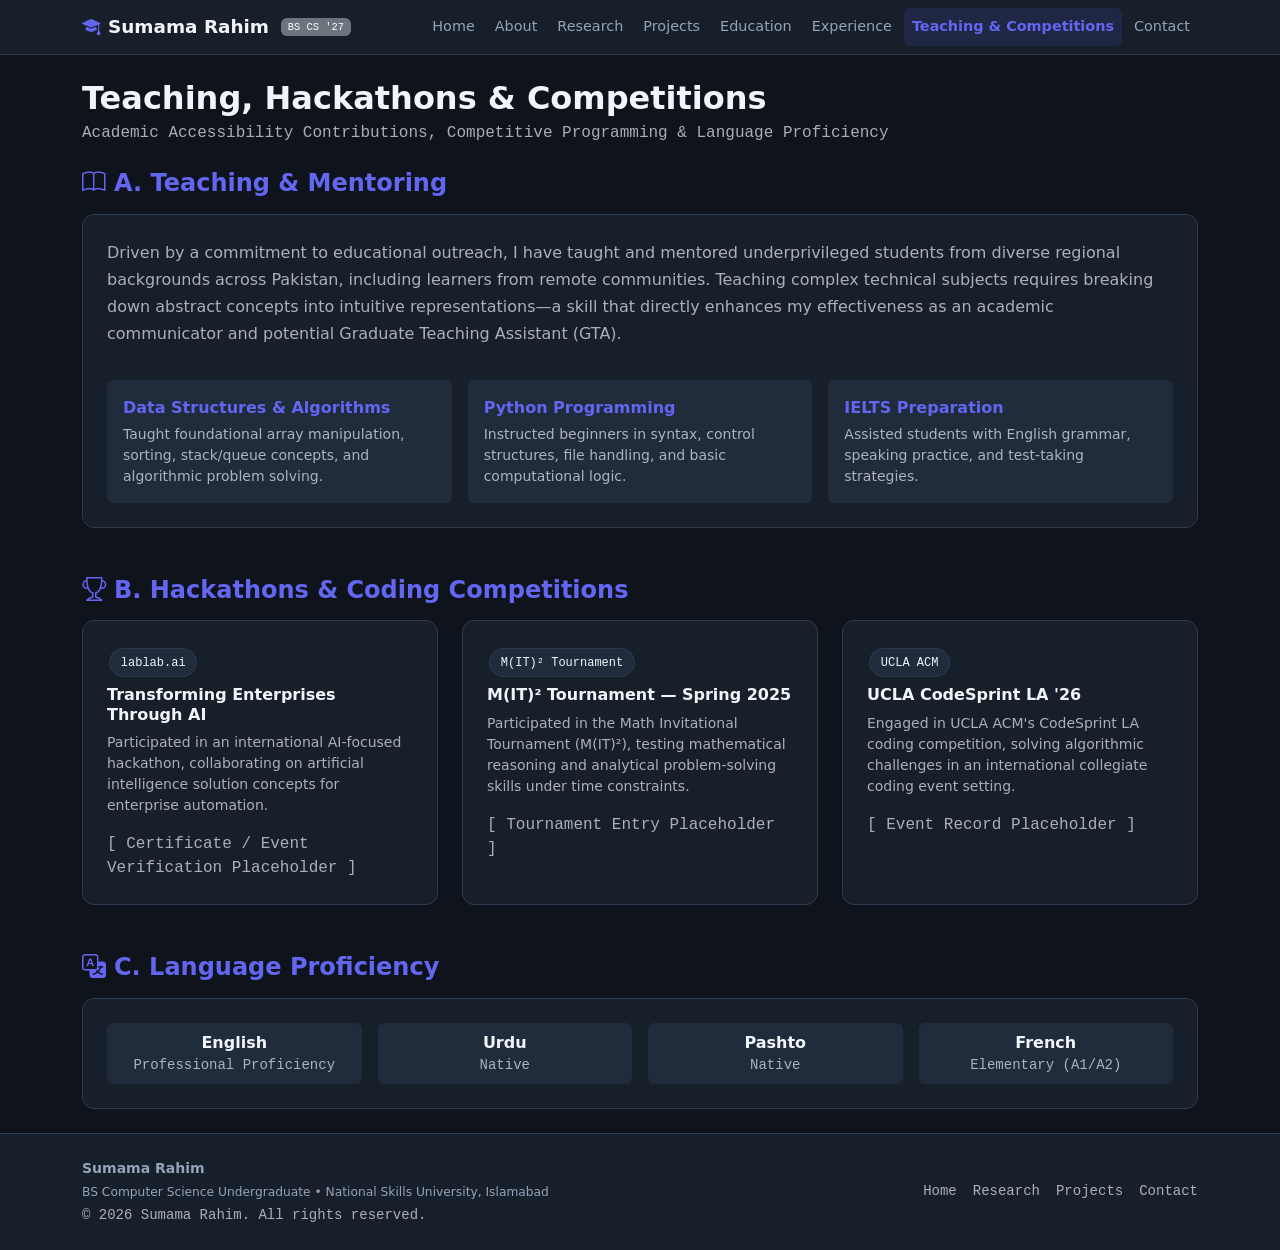
<file: teaching-competitions.html>
<!DOCTYPE html>
<html lang="en" data-bs-theme="dark">
<head>
  <meta charset="UTF-8">
  <meta name="viewport" content="width=device-width, initial-scale=1.0">
  <title>Teaching & Competitions | Sumama Rahim</title>
  <link href="https://cdn.jsdelivr.net/npm/bootstrap@5.3.3/dist/css/bootstrap.min.css" rel="stylesheet">
  <link href="https://cdn.jsdelivr.net/npm/bootstrap-icons@1.11.3/font/bootstrap-icons.min.css" rel="stylesheet">
  <link href="assets/css/style.css" rel="stylesheet">
</head>
<body>
  <nav class="navbar navbar-expand-lg academic-nav">
    <div class="container">
      <a class="navbar-brand d-flex align-items-center gap-2" href="index.html">
        <i class="bi bi-mortarboard-fill" style="color: var(--accent-primary);"></i>
        <span>Sumama Rahim</span>
        <span class="badge bg-secondary font-mono ms-1" style="font-size: 0.65rem; font-weight: 400;">BS CS '27</span>
      </a>
      <button class="navbar-toggler border-0" type="button" data-bs-toggle="collapse" data-bs-target="#academicNavContent" aria-controls="academicNavContent" aria-expanded="false" aria-label="Toggle navigation">
        <span class="navbar-toggler-icon"></span>
      </button>
      <div class="collapse navbar-collapse" id="academicNavContent">
        <ul class="navbar-nav ms-auto mb-2 mb-lg-0 gap-1">
          <li class="nav-item"><a class="nav-link" href="index.html">Home</a></li>
          <li class="nav-item"><a class="nav-link" href="about.html">About</a></li>
          <li class="nav-item"><a class="nav-link" href="research.html">Research</a></li>
          <li class="nav-item"><a class="nav-link" href="projects.html">Projects</a></li>
          <li class="nav-item"><a class="nav-link" href="education.html">Education</a></li>
          <li class="nav-item"><a class="nav-link" href="experience.html">Experience</a></li>
          <li class="nav-item"><a class="nav-link active" href="teaching-competitions.html">Teaching & Competitions</a></li>
          <li class="nav-item"><a class="nav-link" href="contact.html">Contact</a></li>
        </ul>
      </div>
    </div>
  </nav>

  <main class="flex-grow-1 py-4">
    <div class="container">
      <h1 class="h2 fw-bold mb-1">Teaching, Hackathons & Competitions</h1>
      <p class="text-muted mb-4 font-mono">Academic Accessibility Contributions, Competitive Programming & Language Proficiency</p>

      <div class="mb-5">
        <h2 class="h4 fw-bold mb-3" style="color: var(--accent-primary);"><i class="bi bi-book me-2"></i>A. Teaching & Mentoring</h2>
        <div class="academic-card mb-4">
          <p class="text-muted" style="line-height:1.7;">
            Driven by a commitment to educational outreach, I have taught and mentored underprivileged students from diverse regional backgrounds across Pakistan, including learners from remote communities. Teaching complex technical subjects requires breaking down abstract concepts into intuitive representations—a skill that directly enhances my effectiveness as an academic communicator and potential Graduate Teaching Assistant (GTA).
          </p>
          <div class="row g-3 mt-2">
            <div class="col-md-4">
              <div class="p-3 rounded" style="background-color: var(--bg-surface-elevated);">
                <div class="fw-bold mb-1" style="color: var(--accent-primary);">Data Structures & Algorithms</div>
                <div class="small text-muted">Taught foundational array manipulation, sorting, stack/queue concepts, and algorithmic problem solving.</div>
              </div>
            </div>
            <div class="col-md-4">
              <div class="p-3 rounded" style="background-color: var(--bg-surface-elevated);">
                <div class="fw-bold mb-1" style="color: var(--accent-primary);">Python Programming</div>
                <div class="small text-muted">Instructed beginners in syntax, control structures, file handling, and basic computational logic.</div>
              </div>
            </div>
            <div class="col-md-4">
              <div class="p-3 rounded" style="background-color: var(--bg-surface-elevated);">
                <div class="fw-bold mb-1" style="color: var(--accent-primary);">IELTS Preparation</div>
                <div class="small text-muted">Assisted students with English grammar, speaking practice, and test-taking strategies.</div>
              </div>
            </div>
          </div>
        </div>
      </div>

      <div class="mb-5">
        <h2 class="h4 fw-bold mb-3" style="color: var(--accent-primary);"><i class="bi bi-trophy me-2"></i>B. Hackathons & Coding Competitions</h2>
        <div class="row g-4">
          <div class="col-md-4">
            <div class="academic-card">
              <div class="badge-pill mb-2">lablab.ai</div>
              <h3 class="h6 fw-bold mb-2">Transforming Enterprises Through AI</h3>
              <p class="small text-muted mb-3">Participated in an international AI-focused hackathon, collaborating on artificial intelligence solution concepts for enterprise automation.</p>
              <div class="text-xs text-muted font-mono">[ Certificate / Event Verification Placeholder ]</div>
            </div>
          </div>
          <div class="col-md-4">
            <div class="academic-card">
              <div class="badge-pill mb-2">M(IT)² Tournament</div>
              <h3 class="h6 fw-bold mb-2">M(IT)² Tournament — Spring 2025</h3>
              <p class="small text-muted mb-3">Participated in the Math Invitational Tournament (M(IT)²), testing mathematical reasoning and analytical problem-solving skills under time constraints.</p>
              <div class="text-xs text-muted font-mono">[ Tournament Entry Placeholder ]</div>
            </div>
          </div>
          <div class="col-md-4">
            <div class="academic-card">
              <div class="badge-pill mb-2">UCLA ACM</div>
              <h3 class="h6 fw-bold mb-2">UCLA CodeSprint LA '26</h3>
              <p class="small text-muted mb-3">Engaged in UCLA ACM's CodeSprint LA coding competition, solving algorithmic challenges in an international collegiate coding event setting.</p>
              <div class="text-xs text-muted font-mono">[ Event Record Placeholder ]</div>
            </div>
          </div>
        </div>
      </div>

      <div>
        <h2 class="h4 fw-bold mb-3" style="color: var(--accent-primary);"><i class="bi bi-translate me-2"></i>C. Language Proficiency</h2>
        <div class="academic-card">
          <div class="row g-3 text-center">
            <div class="col-6 col-md-3"><div class="p-2 rounded" style="background-color: var(--bg-surface-elevated);"><div class="fw-bold">English</div><div class="small text-muted font-mono">Professional Proficiency</div></div></div>
            <div class="col-6 col-md-3"><div class="p-2 rounded" style="background-color: var(--bg-surface-elevated);"><div class="fw-bold">Urdu</div><div class="small text-muted font-mono">Native</div></div></div>
            <div class="col-6 col-md-3"><div class="p-2 rounded" style="background-color: var(--bg-surface-elevated);"><div class="fw-bold">Pashto</div><div class="small text-muted font-mono">Native</div></div></div>
            <div class="col-6 col-md-3"><div class="p-2 rounded" style="background-color: var(--bg-surface-elevated);"><div class="fw-bold">French</div><div class="small text-muted font-mono">Elementary (A1/A2)</div></div></div>
          </div>
        </div>
      </div>
    </div>
  </main>

  <footer class="academic-footer py-4">
    <div class="container">
      <div class="row align-items-center gy-3">
        <div class="col-md-6 text-center text-md-start">
          <div class="fw-bold text-main mb-1">Sumama Rahim</div>
          <div class="small">BS Computer Science Undergraduate &bull; National Skills University, Islamabad</div>
          <div class="text-xs text-muted mt-1 font-mono">&copy; 2026 Sumama Rahim. All rights reserved.</div>
        </div>
        <div class="col-md-6 text-center text-md-end">
          <div class="d-flex justify-content-center justify-content-md-end gap-3 font-mono text-xs">
            <a href="index.html" class="text-muted text-decoration-none">Home</a>
            <a href="research.html" class="text-muted text-decoration-none">Research</a>
            <a href="projects.html" class="text-muted text-decoration-none">Projects</a>
            <a href="contact.html" class="text-muted text-decoration-none">Contact</a>
          </div>
        </div>
      </div>
    </div>
  </footer>
  <script src="https://cdn.jsdelivr.net/npm/bootstrap@5.3.3/dist/js/bootstrap.bundle.min.js"></script>
  <script src="assets/js/main.js"></script>
</body>
</html>
</file>
<file: assets/css/style.css>
:root {
  --bg-dark: #0f141c;
  --bg-surface: #171f2b;
  --bg-surface-elevated: #202b3c;
  --border-color: #2e3c50;
  --text-main: #f1f5f9;
  --text-muted: #94a3b8;
  --accent-primary: #6366f1;
  --accent-hover: #4f46e5;
  --accent-blue: #38bdf8;
  --accent-emerald: #34d399;
  --font-main: 'Inter', system-ui, -apple-system, sans-serif;
  --font-mono: 'JetBrains Mono', monospace;
}

body {
  font-family: var(--font-main);
  background-color: var(--bg-dark);
  color: var(--text-main);
  margin: 0;
  padding: 0;
  min-height: 100vh;
  display: flex;
  flex-direction: column;
}

.font-mono { font-family: var(--font-mono); }

.academic-nav {
  background-color: var(--bg-surface);
  border-bottom: 1px solid var(--border-color);
  position: sticky;
  top: 0;
  z-index: 1040;
}
.academic-nav .navbar-brand {
  font-weight: 700;
  font-size: 1.15rem;
  color: var(--text-main);
}
.academic-nav .nav-link {
  color: var(--text-muted);
  font-size: 0.9rem;
  font-weight: 500;
  padding: 0.5rem 0.85rem;
  border-radius: 6px;
  transition: all 0.2s ease;
}
.academic-nav .nav-link:hover {
  color: var(--text-main);
  background-color: var(--bg-surface-elevated);
}
.academic-nav .nav-link.active {
  color: var(--accent-primary);
  background-color: rgba(99, 102, 241, 0.12);
  font-weight: 600;
}

.academic-card {
  background-color: var(--bg-surface);
  border: 1px solid var(--border-color);
  border-radius: 12px;
  padding: 1.5rem;
  height: 100%;
}

.badge-pill {
  font-family: var(--font-mono);
  font-size: 0.75rem;
  padding: 0.3rem 0.65rem;
  border-radius: 20px;
  background-color: var(--bg-surface-elevated);
  color: var(--text-main);
  border: 1px solid var(--border-color);
  display: inline-block;
  margin: 0.15rem;
}

.stat-box {
  background-color: var(--bg-surface-elevated);
  border: 1px solid var(--border-color);
  border-radius: 10px;
  padding: 1rem;
  text-align: center;
}
.stat-value {
  font-size: 1.5rem;
  font-weight: 700;
  color: var(--accent-primary);
}
.stat-label {
  font-size: 0.8rem;
  color: var(--text-muted);
  text-transform: uppercase;
  letter-spacing: 0.05em;
}

.hero-portrait-frame {
  width: 260px;
  height: 260px;
  border-radius: 24px;
  border: 3px solid var(--border-color);
  background-color: var(--bg-surface-elevated);
  overflow: hidden;
  display: flex;
  align-items: center;
  justify-content: center;
  box-shadow: 0 20px 40px -15px rgba(0,0,0,0.3);
}

.placeholder-svg-avatar {
  width: 100%;
  height: 100%;
}

footer.academic-footer {
  background-color: var(--bg-surface);
  border-top: 1px solid var(--border-color);
  color: var(--text-muted);
  font-size: 0.875rem;
  margin-top: auto;
}

.btn-academic-primary {
  background-color: var(--accent-primary);
  color: #ffffff;
  border: none;
  font-weight: 600;
  padding: 0.6rem 1.3rem;
  border-radius: 8px;
  transition: all 0.2s ease;
}
.btn-academic-primary:hover {
  background-color: var(--accent-hover);
  color: #ffffff;
}

.btn-academic-secondary {
  background-color: transparent;
  color: var(--text-main);
  border: 1px solid var(--border-color);
  font-weight: 500;
  padding: 0.6rem 1.3rem;
  border-radius: 8px;
  transition: all 0.2s ease;
}
.btn-academic-secondary:hover {
  background-color: var(--bg-surface-elevated);
  color: var(--text-main);
}

.timeline {
  position: relative;
  padding-left: 2rem;
}
.timeline::before {
  content: '';
  position: absolute;
  left: 0.5rem;
  top: 0.5rem;
  bottom: 0.5rem;
  width: 2px;
  background-color: var(--border-color);
}
.timeline-item {
  position: relative;
  margin-bottom: 2rem;
}
.timeline-item::before {
  content: '';
  position: absolute;
  left: -2rem;
  top: 0.4rem;
  width: 12px;
  height: 12px;
  border-radius: 50%;
  background-color: var(--accent-primary);
  border: 2px solid var(--bg-dark);
}
</file>
